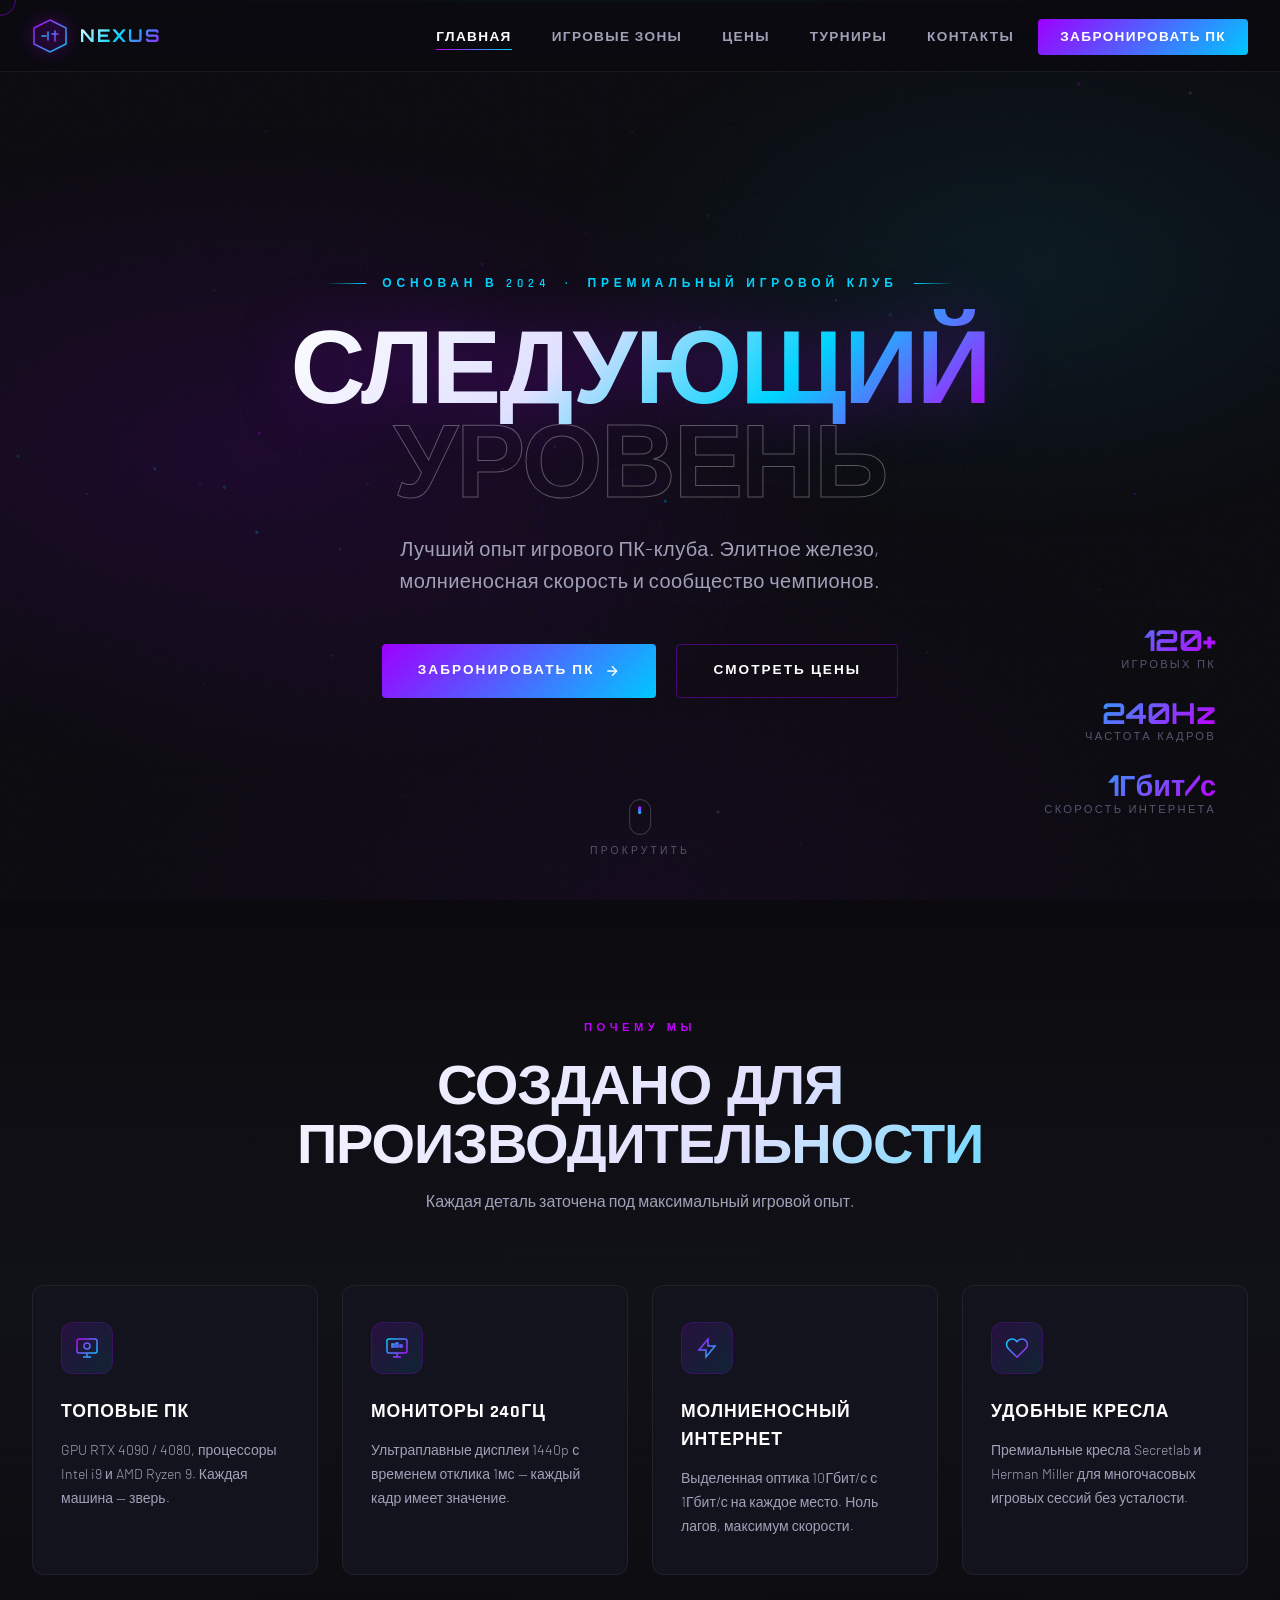
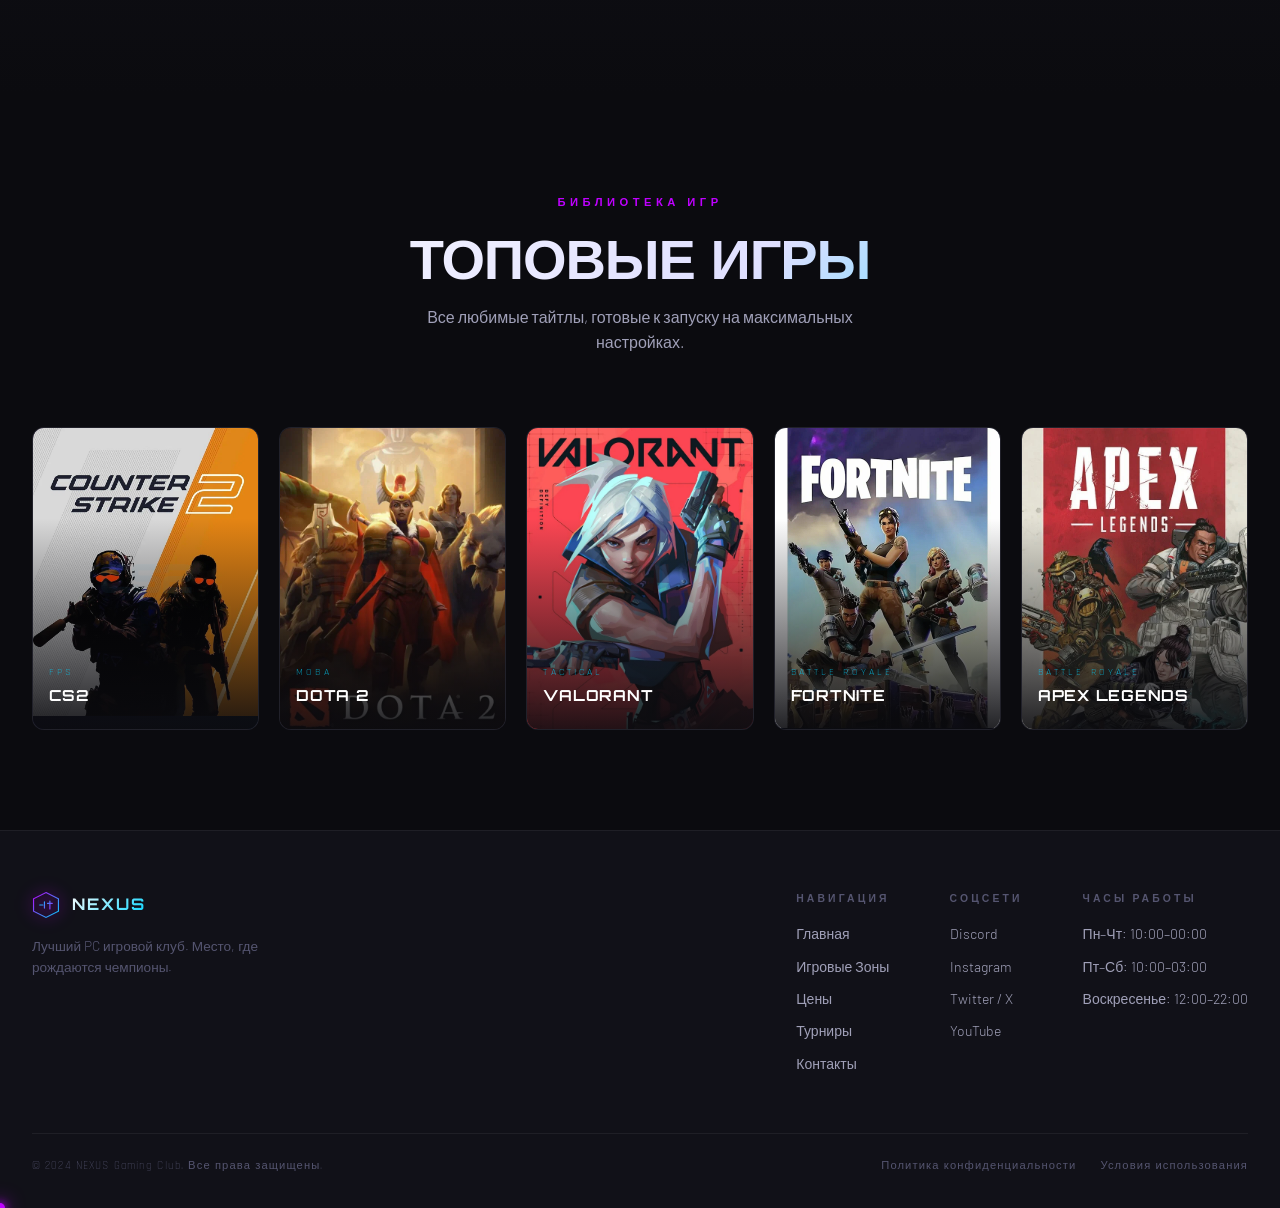
<file: index.html>
<!DOCTYPE html>
<html lang="en">
<head>
  <meta charset="UTF-8" />
  <meta name="viewport" content="width=device-width, initial-scale=1.0" />
  <title>NEXUS Gaming Club — Игры Нового Уровня</title>
  <meta name="description" content="Лучший PC игровой клуб. Топовые компьютеры, максимальная скорость, элитные турниры." />
  <link rel="stylesheet" href="styles/style.css" />
  <link rel="icon" href="data:image/svg+xml,<svg xmlns='http://www.w3.org/2000/svg' viewBox='0 0 32 32'><text y='24' font-size='24'>🎮</text></svg>" />
</head>
<body>

<canvas id="particles-canvas"></canvas>
<div class="noise-overlay"></div>
<div class="scan-line"></div>

<nav>
  <div class="nav-inner">
    <a href="index.html" class="nav-logo">
      <div class="nav-logo-icon">
        <svg viewBox="0 0 36 36" fill="none" xmlns="http://www.w3.org/2000/svg">
          <polygon points="18,2 34,10 34,26 18,34 2,26 2,10" fill="none" stroke="url(#logoGrad)" stroke-width="1.5"/>
          <path d="M10 18h4M16 14v8M20 16h6M23 13v10" stroke="url(#logoGrad2)" stroke-width="1.5" stroke-linecap="round"/>
          <defs>
            <linearGradient id="logoGrad" x1="2" y1="2" x2="34" y2="34" gradientUnits="userSpaceOnUse">
              <stop offset="0%" stop-color="#bf00ff"/>
              <stop offset="100%" stop-color="#00d4ff"/>
            </linearGradient>
            <linearGradient id="logoGrad2" x1="10" y1="13" x2="26" y2="28" gradientUnits="userSpaceOnUse">
              <stop offset="0%" stop-color="#00d4ff"/>
              <stop offset="100%" stop-color="#bf00ff"/>
            </linearGradient>
          </defs>
        </svg>
      </div>
      <span class="nav-logo-text">NEXUS</span>
    </a>

    <ul class="nav-links">
      <li><a href="index.html" class="active">Главная</a></li>
      <li><a href="pages/zones.html">Игровые Зоны</a></li>
      <li><a href="pages/prices.html">Цены</a></li>
      <li><a href="pages/tournaments.html">Турниры</a></li>
      <li><a href="pages/contact.html">Контакты</a></li>
      <li><a href="pages/prices.html" class="nav-cta"><span>Забронировать ПК</span></a></li>
    </ul>

    <button class="hamburger" aria-label="Toggle menu">
      <span></span><span></span><span></span>
    </button>
  </div>
</nav>

<div class="mobile-menu">
  <a href="index.html">Главная</a>
  <a href="pages/zones.html">Игровые Зоны</a>
  <a href="pages/prices.html">Цены</a>
  <a href="pages/tournaments.html">Турниры</a>
  <a href="pages/contact.html">Контакты</a>
</div>

<main>
  <section class="hero">
    <div class="hero-bg"></div>
    <div class="hero-grid"></div>

    <div class="hero-content">
      <div class="hero-eyebrow">Основан в 2024 &nbsp;·&nbsp; Премиальный Игровой Клуб</div>

      <h1 class="hero-title">
        <span class="hero-title-line1">Следующий</span>
        <span class="hero-title-line2">Уровень</span>
      </h1>

      <p class="hero-subtitle">Лучший опыт игрового ПК-клуба. Элитное железо, молниеносная скорость и сообщество чемпионов.</p>

      <div class="hero-buttons">
        <a href="pages/prices.html" class="btn-primary">
          <span>Забронировать ПК</span>
          <svg width="16" height="16" viewBox="0 0 24 24" fill="none" stroke="currentColor" stroke-width="2" style="position:relative;z-index:1">
            <path d="M5 12h14M12 5l7 7-7 7"/>
          </svg>
        </a>
        <a href="pages/prices.html" class="btn-secondary">
          <span>Смотреть Цены</span>
        </a>
      </div>
    </div>

    <div class="hero-stats">
      <div class="stat-item">
        <div class="stat-number" data-count="120" data-suffix="+">0+</div>
        <div class="stat-label">Игровых ПК</div>
      </div>
      <div class="stat-item">
        <div class="stat-number" data-count="240" data-suffix="Hz">0Hz</div>
        <div class="stat-label">Частота кадров</div>
      </div>
      <div class="stat-item">
        <div class="stat-number" data-count="1" data-suffix="Гбит/с">0Гбит/с</div>
        <div class="stat-label">Скорость интернета</div>
      </div>
    </div>

    <div class="hero-scroll-indicator">
      <div class="scroll-mouse"></div>
      <span>Прокрутить</span>
    </div>
  </section>

  <section class="features-section">
    <div class="container">
      <div class="section-header">
        <span class="section-tag">Почему мы</span>
        <h2 class="section-title">Создано для <br>Производительности</h2>
        <p class="section-desc">Каждая деталь заточена под максимальный игровой опыт.</p>
      </div>

      <div class="features-grid">
        <div class="feature-card">
          <div class="feature-icon">
            <svg viewBox="0 0 24 24" fill="none" stroke="url(#feat1)" stroke-width="1.5">
              <rect x="2" y="3" width="20" height="14" rx="2"/>
              <path d="M8 21h8M12 17v4"/>
              <circle cx="12" cy="10" r="3"/>
              <defs>
                <linearGradient id="feat1" x1="2" y1="3" x2="22" y2="21" gradientUnits="userSpaceOnUse">
                  <stop stop-color="#bf00ff"/><stop offset="1" stop-color="#00d4ff"/>
                </linearGradient>
              </defs>
            </svg>
          </div>
          <h3 class="feature-title">Топовые ПК</h3>
          <p class="feature-desc">GPU RTX 4090 / 4080, процессоры Intel i9 и AMD Ryzen 9. Каждая машина — зверь.</p>
        </div>

        <div class="feature-card">
          <div class="feature-icon">
            <svg viewBox="0 0 24 24" fill="none" stroke="url(#feat2)" stroke-width="1.5">
              <rect x="2" y="3" width="20" height="14" rx="2"/>
              <path d="M8 21h8M12 17v4"/>
              <path d="M7 8h2v3H7zM11 7h2v4h-2zM15 9h2v2h-2z"/>
              <defs>
                <linearGradient id="feat2" x1="2" y1="3" x2="22" y2="21" gradientUnits="userSpaceOnUse">
                  <stop stop-color="#00d4ff"/><stop offset="1" stop-color="#bf00ff"/>
                </linearGradient>
              </defs>
            </svg>
          </div>
          <h3 class="feature-title">Мониторы 240Гц</h3>
          <p class="feature-desc">Ультраплавные дисплеи 1440p с временем отклика 1мс — каждый кадр имеет значение.</p>
        </div>

        <div class="feature-card">
          <div class="feature-icon">
            <svg viewBox="0 0 24 24" fill="none" stroke="url(#feat3)" stroke-width="1.5">
              <path d="M13 10V3L4 14h7v7l9-11h-7z"/>
              <defs>
                <linearGradient id="feat3" x1="4" y1="3" x2="20" y2="21" gradientUnits="userSpaceOnUse">
                  <stop stop-color="#bf00ff"/><stop offset="1" stop-color="#00d4ff"/>
                </linearGradient>
              </defs>
            </svg>
          </div>
          <h3 class="feature-title">Молниеносный Интернет</h3>
          <p class="feature-desc">Выделенная оптика 10Гбит/с с 1Гбит/с на каждое место. Ноль лагов, максимум скорости.</p>
        </div>

        <div class="feature-card">
          <div class="feature-icon">
            <svg viewBox="0 0 24 24" fill="none" stroke="url(#feat4)" stroke-width="1.5">
              <path d="M20.84 4.61a5.5 5.5 0 0 0-7.78 0L12 5.67l-1.06-1.06a5.5 5.5 0 0 0-7.78 7.78l1.06 1.06L12 21.23l7.78-7.78 1.06-1.06a5.5 5.5 0 0 0 0-7.78z"/>
              <defs>
                <linearGradient id="feat4" x1="2" y1="4" x2="22" y2="22" gradientUnits="userSpaceOnUse">
                  <stop stop-color="#00d4ff"/><stop offset="1" stop-color="#bf00ff"/>
                </linearGradient>
              </defs>
            </svg>
          </div>
          <h3 class="feature-title">Удобные Кресла</h3>
          <p class="feature-desc">Премиальные кресла Secretlab и Herman Miller для многочасовых игровых сессий без усталости.</p>
        </div>
      </div>
    </div>
  </section>

  <section class="games-section">
    <div class="container">
      <div class="section-header">
        <span class="section-tag">Библиотека игр</span>
        <h2 class="section-title">Топовые Игры</h2>
        <p class="section-desc">Все любимые тайтлы, готовые к запуску на максимальных настройках.</p>
      </div>

      <div class="games-grid">
        <div class="game-card">
          <div class="game-card-bg cs2-bg">
            <div class="game-logo-placeholder">CS2</div>
            <img style="max-width: 100%;" src="img/cs2.webp" alt="cs">
          </div>
          <div class="game-card-glow"></div>
          <div class="game-card-overlay"></div>
          <div class="game-card-content">
            <span class="game-tag">FPS</span>
            <div class="game-name">CS2</div>
          </div>
          <div class="game-accent-line cs2-accent"></div>
        </div>

        <div class="game-card">
          <div class="game-card-bg dota-bg">
            <div class="game-logo-placeholder">DOTA</div>
            <img style="max-width: 100%;" src="img/dota 2.webp" alt="dota">
          </div>
          <div class="game-card-glow"></div>
          <div class="game-card-overlay"></div>
          <div class="game-card-content">
            <span class="game-tag">MOBA</span>
            <div class="game-name">Dota 2</div>
          </div>
          <div class="game-accent-line dota-accent"></div>
        </div>

        <div class="game-card">
          <div class="game-card-bg valorant-bg">
            <div class="game-logo-placeholder">VAL</div>
            <img style="max-width: 100%;" src="img/valorant.webp" alt="val">
          </div>
          <div class="game-card-glow"></div>
          <div class="game-card-overlay"></div>
          <div class="game-card-content">
            <span class="game-tag">Tactical</span>
            <div class="game-name">Valorant</div>
          </div>
          <div class="game-accent-line valorant-accent"></div>
        </div>

        <div class="game-card">
          <div class="game-card-bg fortnite-bg">
            <div class="game-logo-placeholder">FN</div>
            <img style="max-width: 100%;" src="img/fortnite.webp" alt="fn">
          </div>
          <div class="game-card-glow"></div>
          <div class="game-card-overlay"></div>
          <div class="game-card-content">
            <span class="game-tag">Battle Royale</span>
            <div class="game-name">Fortnite</div>
          </div>
          <div class="game-accent-line fortnite-accent"></div>
        </div>

        <div class="game-card">
          <div class="game-card-bg apex-bg">
            <div class="game-logo-placeholder">APEX</div>
            <img style="max-width: 100%;" src="img/apex.webp" alt="apex">
          </div>
          <div class="game-card-glow"></div>
          <div class="game-card-overlay"></div>
          <div class="game-card-content">
            <span class="game-tag">Battle Royale</span>
            <div class="game-name">Apex Legends</div>
          </div>
          <div class="game-accent-line apex-accent"></div>
        </div>
      </div>
    </div>
  </section>
</main>

<footer>
  <div class="footer-inner">
    <div class="footer-top">
      <div class="footer-logo-area">
        <a href="index.html" class="footer-logo">
          <div class="nav-logo-icon" style="width:28px;height:28px">
            <svg viewBox="0 0 36 36" fill="none" xmlns="http://www.w3.org/2000/svg">
              <polygon points="18,2 34,10 34,26 18,34 2,26 2,10" fill="none" stroke="url(#fLogoG)" stroke-width="1.5"/>
              <path d="M10 18h4M16 14v8M20 16h6M23 13v10" stroke="url(#fLogoG2)" stroke-width="1.5" stroke-linecap="round"/>
              <defs>
                <linearGradient id="fLogoG" x1="2" y1="2" x2="34" y2="34" gradientUnits="userSpaceOnUse">
                  <stop offset="0%" stop-color="#bf00ff"/><stop offset="100%" stop-color="#00d4ff"/>
                </linearGradient>
                <linearGradient id="fLogoG2" x1="10" y1="13" x2="26" y2="28" gradientUnits="userSpaceOnUse">
                  <stop offset="0%" stop-color="#00d4ff"/><stop offset="100%" stop-color="#bf00ff"/>
                </linearGradient>
              </defs>
            </svg>
          </div>
          <span class="footer-logo-text">NEXUS</span>
        </a>
        <p class="footer-tagline">Лучший PC игровой клуб. Место, где рождаются чемпионы.</p>
      </div>

      <div class="footer-nav-groups">
        <div class="footer-nav-group">
          <h5>Навигация</h5>
          <a href="index.html">Главная</a>
          <a href="pages/zones.html">Игровые Зоны</a>
          <a href="pages/prices.html">Цены</a>
          <a href="pages/tournaments.html">Турниры</a>
          <a href="pages/contact.html">Контакты</a>
        </div>
        <div class="footer-nav-group">
          <h5>Соцсети</h5>
          <a href="#">Discord</a>
          <a href="#">Instagram</a>
          <a href="#">Twitter / X</a>
          <a href="#">YouTube</a>
        </div>
        <div class="footer-nav-group">
          <h5>Часы работы</h5>
          <a href="#">Пн–Чт: 10:00–00:00</a>
          <a href="#">Пт–Сб: 10:00–03:00</a>
          <a href="#">Воскресенье: 12:00–22:00</a>
        </div>
      </div>
    </div>

    <div class="footer-bottom">
      <span class="footer-copyright">© 2024 NEXUS Gaming Club. Все права защищены.</span>
      <div class="footer-bottom-links">
        <a href="#">Политика конфиденциальности</a>
        <a href="#">Условия использования</a>
      </div>
    </div>
  </div>
</footer>

<script src="scripts/main.js"></script>
</body>
</html>
</file>
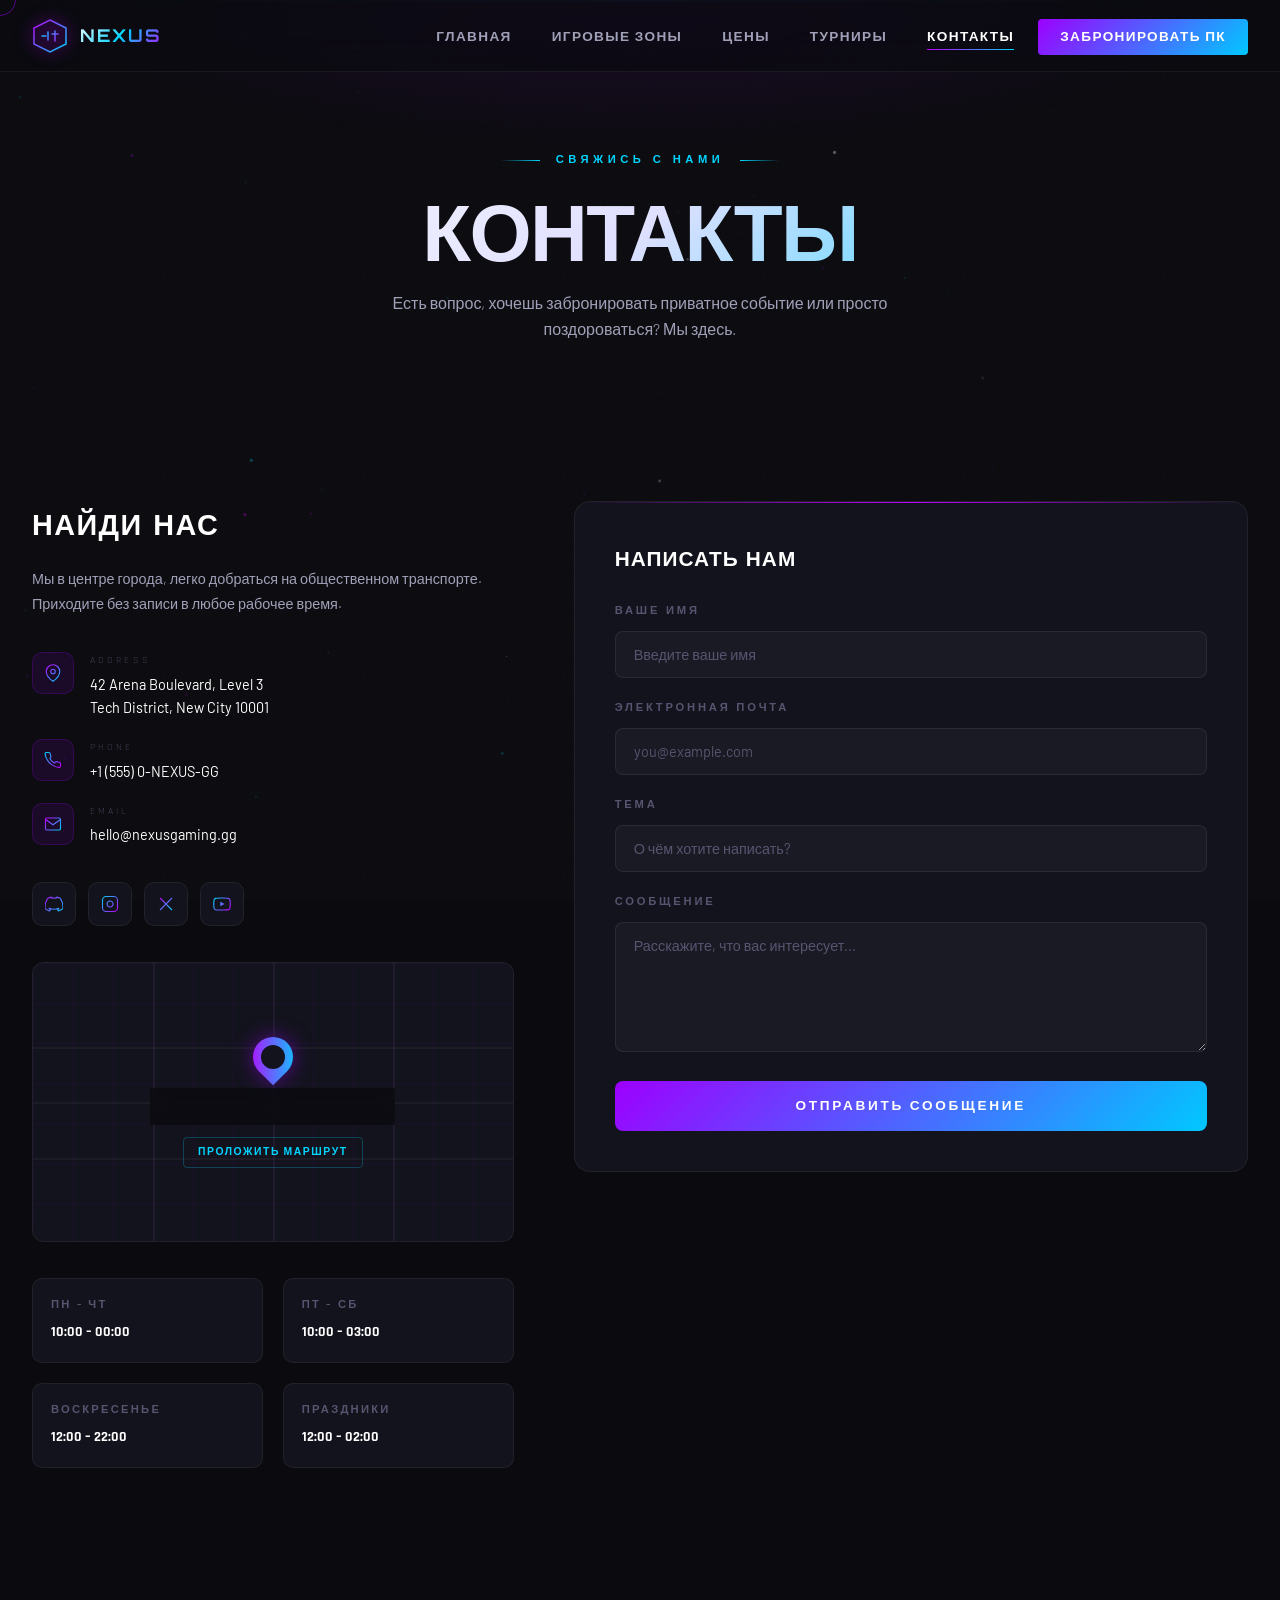
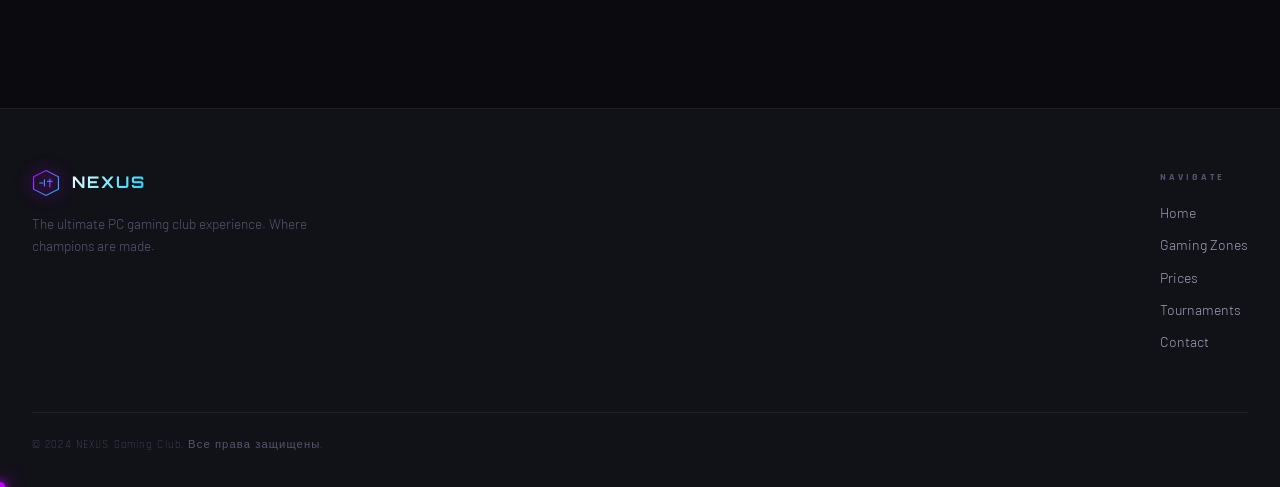
<file: pages/contact.html>
<!DOCTYPE html>
<html lang="en">
<head>
  <meta charset="UTF-8" />
  <meta name="viewport" content="width=device-width, initial-scale=1.0" />
  <title>Контакты — NEXUS Gaming Club</title>
  <meta name="description" content="Get in touch with NEXUS Gaming Club. Visit us, call us, or join our Discord community." />
  <link rel="stylesheet" href="../styles/style.css" />
  <link rel="icon" href="data:image/svg+xml,<svg xmlns='http://www.w3.org/2000/svg' viewBox='0 0 32 32'><text y='24' font-size='24'>🎮</text></svg>" />
  <style>
    .hours-grid {
      display: grid;
      grid-template-columns: repeat(2, 1fr);
      gap: 20px;
      margin-top: 36px;
    }
    .hours-card {
      background: var(--bg-card);
      border: 1px solid var(--glass-border);
      border-radius: 10px;
      padding: 18px;
    }
    .hours-day {
      font-family: var(--font-heading);
      font-size: 0.7rem;
      font-weight: 600;
      letter-spacing: 0.2em;
      text-transform: uppercase;
      color: var(--text-muted);
      margin-bottom: 6px;
    }
    .hours-time {
      font-family: var(--font-heading);
      font-size: 0.9rem;
      font-weight: 700;
      color: var(--text-primary);
    }
    .contact-section-wrapper {
      padding: 40px 0 120px;
    }
    .full-map {
      width: 100%;
      height: 280px;
      background: var(--bg-card);
      border: 1px solid var(--glass-border);
      border-radius: 12px;
      overflow: hidden;
      position: relative;
      margin-top: 20px;
    }
    .map-canvas {
      width: 100%;
      height: 100%;
      position: relative;
    }
    .map-grid-lines {
      position: absolute;
      inset: 0;
      background-image:
        linear-gradient(rgba(157, 0, 255, 0.06) 1px, transparent 1px),
        linear-gradient(90deg, rgba(157, 0, 255, 0.06) 1px, transparent 1px);
      background-size: 40px 40px;
    }
    .map-roads {
      position: absolute;
      inset: 0;
    }
    .map-label {
      position: absolute;
      inset: 0;
      display: flex;
      align-items: center;
      justify-content: center;
      flex-direction: column;
      gap: 12px;
    }
    .map-pin {
      width: 40px;
      height: 40px;
      background: linear-gradient(135deg, var(--neon-purple), var(--neon-blue));
      border-radius: 50% 50% 50% 0;
      transform: rotate(-45deg);
      position: relative;
      box-shadow: 0 0 20px rgba(157, 0, 255, 0.5);
      animation: pinBounce 2s ease-in-out infinite;
    }
    .map-pin::before {
      content: '';
      position: absolute;
      inset: 8px;
      background: var(--bg-card);
      border-radius: 50%;
    }
    @keyframes pinBounce {
      0%, 100% { transform: rotate(-45deg) translateY(0); }
      50% { transform: rotate(-45deg) translateY(-5px); }
    }
    .map-address-tag {
      font-family: var(--font-heading);
      font-size: 0.7rem;
      font-weight: 600;
      letter-spacing: 0.1em;
      color: var(--text-primary);
      background: rgba(11, 11, 15, 0.8);
      backdrop-filter: blur(10px);
      border: 1px solid var(--border-dim);
      border-radius: 6px;
      padding: 8px 16px;
    }
    .map-directions-btn {
      font-family: var(--font-heading);
      font-size: 0.65rem;
      font-weight: 600;
      letter-spacing: 0.15em;
      text-transform: uppercase;
      color: var(--neon-blue);
      text-decoration: none;
      border: 1px solid rgba(0,212,255,0.25);
      border-radius: 4px;
      padding: 6px 14px;
      transition: all 0.3s ease;
    }
    .map-directions-btn:hover {
      background: rgba(0,212,255,0.08);
      border-color: rgba(0,212,255,0.5);
    }
    .map-decorations {
      position: absolute;
      inset: 0;
      overflow: hidden;
    }
    .map-road-h {
      position: absolute;
      left: 0;
      right: 0;
      height: 2px;
      background: rgba(255,255,255,0.04);
    }
    .map-road-v {
      position: absolute;
      top: 0;
      bottom: 0;
      width: 2px;
      background: rgba(255,255,255,0.04);
    }
    .success-message {
      display: none;
      text-align: center;
      padding: 20px;
      color: #00ff88;
      font-family: var(--font-heading);
      font-size: 0.9rem;
      letter-spacing: 0.1em;
    }
    .success-message.show {
      display: block;
    }
    @media (max-width: 600px) {
      .hours-grid { grid-template-columns: 1fr; }
    }
  </style>
</head>
<body>

<canvas id="particles-canvas"></canvas>
<div class="noise-overlay"></div>
<div class="scan-line"></div>

<nav>
  <div class="nav-inner">
    <a href="../index.html" class="nav-logo">
      <div class="nav-logo-icon">
        <svg viewBox="0 0 36 36" fill="none" xmlns="http://www.w3.org/2000/svg">
          <polygon points="18,2 34,10 34,26 18,34 2,26 2,10" fill="none" stroke="url(#logoGrad)" stroke-width="1.5"/>
          <path d="M10 18h4M16 14v8M20 16h6M23 13v10" stroke="url(#logoGrad2)" stroke-width="1.5" stroke-linecap="round"/>
          <defs>
            <linearGradient id="logoGrad" x1="2" y1="2" x2="34" y2="34" gradientUnits="userSpaceOnUse">
              <stop offset="0%" stop-color="#bf00ff"/><stop offset="100%" stop-color="#00d4ff"/>
            </linearGradient>
            <linearGradient id="logoGrad2" x1="10" y1="13" x2="26" y2="28" gradientUnits="userSpaceOnUse">
              <stop offset="0%" stop-color="#00d4ff"/><stop offset="100%" stop-color="#bf00ff"/>
            </linearGradient>
          </defs>
        </svg>
      </div>
      <span class="nav-logo-text">NEXUS</span>
    </a>
    <ul class="nav-links">
      <li><a href="../index.html">Главная</a></li>
      <li><a href="zones.html">Игровые Зоны</a></li>
      <li><a href="prices.html">Цены</a></li>
      <li><a href="tournaments.html">Турниры</a></li>
      <li><a href="contact.html" class="active">Контакты</a></li>
      <li><a href="prices.html" class="nav-cta"><span>Забронировать ПК</span></a></li>
    </ul>
    <button class="hamburger" aria-label="Toggle menu"><span></span><span></span><span></span></button>
  </div>
</nav>

<div class="mobile-menu">
  <a href="../index.html">Главная</a>
  <a href="zones.html">Игровые Зоны</a>
  <a href="prices.html">Цены</a>
  <a href="tournaments.html">Турниры</a>
  <a href="contact.html">Контакты</a>
</div>

<main>
  <section class="page-hero">
    <div class="page-hero-content container">
      <div class="page-hero-eyebrow">Свяжись с нами</div>
      <h1 class="page-hero-title">Контакты</h1>
      <p class="page-hero-desc">Есть вопрос, хочешь забронировать приватное событие или просто поздороваться? Мы здесь.</p>
    </div>
  </section>

  <section class="contact-section-wrapper">
    <div class="container">
      <div class="contact-section">
        <div class="contact-layout">

          <div class="contact-info">
            <h3>Найди нас</h3>
            <p>Мы в центре города, легко добраться на общественном транспорте. Приходите без записи в любое рабочее время.</p>

            <div class="contact-details">
              <div class="contact-detail">
                <div class="contact-detail-icon">
                  <svg viewBox="0 0 24 24" fill="none" stroke="url(#ic1)" stroke-width="1.5">
                    <path d="M21 10c0 7-9 13-9 13s-9-6-9-13a9 9 0 0 1 18 0z"/>
                    <circle cx="12" cy="10" r="3"/>
                    <defs><linearGradient id="ic1" x1="3" y1="1" x2="21" y2="23" gradientUnits="userSpaceOnUse"><stop stop-color="#bf00ff"/><stop offset="1" stop-color="#00d4ff"/></linearGradient></defs>
                  </svg>
                </div>
                <div>
                  <div class="contact-detail-label">Address</div>
                  <div class="contact-detail-value">42 Arena Boulevard, Level 3<br>Tech District, New City 10001</div>
                </div>
              </div>

              <div class="contact-detail">
                <div class="contact-detail-icon">
                  <svg viewBox="0 0 24 24" fill="none" stroke="url(#ic2)" stroke-width="1.5">
                    <path d="M22 16.92v3a2 2 0 0 1-2.18 2 19.79 19.79 0 0 1-8.63-3.07A19.5 19.5 0 0 1 4.44 12 19.79 19.79 0 0 1 1.38 3.4 2 2 0 0 1 3.34 2h3a2 2 0 0 1 2 1.72c.127.96.36 1.903.7 2.81a2 2 0 0 1-.45 2.11L7.91 9.91a16 16 0 0 0 6.16 6.16l1.27-1.27a2 2 0 0 1 2.11-.45c.907.34 1.85.574 2.81.7A2 2 0 0 1 22 16.92z"/>
                    <defs><linearGradient id="ic2" x1="1" y1="2" x2="22" y2="22" gradientUnits="userSpaceOnUse"><stop stop-color="#00d4ff"/><stop offset="1" stop-color="#bf00ff"/></linearGradient></defs>
                  </svg>
                </div>
                <div>
                  <div class="contact-detail-label">Phone</div>
                  <div class="contact-detail-value">+1 (555) 0-NEXUS-GG</div>
                </div>
              </div>

              <div class="contact-detail">
                <div class="contact-detail-icon">
                  <svg viewBox="0 0 24 24" fill="none" stroke="url(#ic3)" stroke-width="1.5">
                    <path d="M4 4h16c1.1 0 2 .9 2 2v12c0 1.1-.9 2-2 2H4c-1.1 0-2-.9-2-2V6c0-1.1.9-2 2-2z"/>
                    <polyline points="22,6 12,13 2,6"/>
                    <defs><linearGradient id="ic3" x1="2" y1="4" x2="22" y2="20" gradientUnits="userSpaceOnUse"><stop stop-color="#bf00ff"/><stop offset="1" stop-color="#00d4ff"/></linearGradient></defs>
                  </svg>
                </div>
                <div>
                  <div class="contact-detail-label">Email</div>
                  <div class="contact-detail-value">hello@nexusgaming.gg</div>
                </div>
              </div>
            </div>

            <div class="social-links">
              <a href="#" class="social-link" title="Discord">
                <svg viewBox="0 0 24 24" fill="none" stroke="url(#s1)" stroke-width="1.5">
                  <path d="M20.317 4.37a19.791 19.791 0 0 0-4.885-1.515.074.074 0 0 0-.079.037c-.21.375-.444.864-.608 1.25a18.27 18.27 0 0 0-5.487 0 12.64 12.64 0 0 0-.617-1.25.077.077 0 0 0-.079-.037A19.736 19.736 0 0 0 3.677 4.37a.07.07 0 0 0-.032.027C.533 9.046-.32 13.58.099 18.057a.082.082 0 0 0 .031.057 19.9 19.9 0 0 0 5.993 3.03.078.078 0 0 0 .084-.028c.462-.63.874-1.295 1.226-1.994a.076.076 0 0 0-.041-.106 13.107 13.107 0 0 1-1.872-.892.077.077 0 0 1-.008-.128 10.2 10.2 0 0 0 .372-.292.074.074 0 0 1 .077-.01c3.928 1.793 8.18 1.793 12.062 0a.074.074 0 0 1 .078.01c.12.098.246.198.373.292a.077.077 0 0 1-.006.127 12.299 12.299 0 0 1-1.873.892.077.077 0 0 0-.041.107c.36.698.772 1.362 1.225 1.993a.076.076 0 0 0 .084.028 19.839 19.839 0 0 0 6.002-3.03.077.077 0 0 0 .032-.054c.5-5.177-.838-9.674-3.549-13.66a.061.061 0 0 0-.031-.03z"/>
                  <defs><linearGradient id="s1" x1="0" y1="0" x2="24" y2="24" gradientUnits="userSpaceOnUse"><stop stop-color="#bf00ff"/><stop offset="1" stop-color="#00d4ff"/></linearGradient></defs>
                </svg>
              </a>
              <a href="#" class="social-link" title="Instagram">
                <svg viewBox="0 0 24 24" fill="none" stroke="url(#s2)" stroke-width="1.5">
                  <rect x="2" y="2" width="20" height="20" rx="5" ry="5"/>
                  <path d="M16 11.37A4 4 0 1 1 12.63 8 4 4 0 0 1 16 11.37z"/>
                  <line x1="17.5" y1="6.5" x2="17.51" y2="6.5"/>
                  <defs><linearGradient id="s2" x1="2" y1="2" x2="22" y2="22" gradientUnits="userSpaceOnUse"><stop stop-color="#00d4ff"/><stop offset="1" stop-color="#bf00ff"/></linearGradient></defs>
                </svg>
              </a>
              <a href="#" class="social-link" title="Twitter / X">
                <svg viewBox="0 0 24 24" fill="none" stroke="url(#s3)" stroke-width="1.5">
                  <path d="M4 4l16 16M4 20 20 4"/>
                  <defs><linearGradient id="s3" x1="4" y1="4" x2="20" y2="20" gradientUnits="userSpaceOnUse"><stop stop-color="#bf00ff"/><stop offset="1" stop-color="#00d4ff"/></linearGradient></defs>
                </svg>
              </a>
              <a href="#" class="social-link" title="YouTube">
                <svg viewBox="0 0 24 24" fill="none" stroke="url(#s4)" stroke-width="1.5">
                  <path d="M22.54 6.42a2.78 2.78 0 0 0-1.95-1.96C18.88 4 12 4 12 4s-6.88 0-8.59.46a2.78 2.78 0 0 0-1.95 1.96A29 29 0 0 0 1 12a29 29 0 0 0 .46 5.58A2.78 2.78 0 0 0 3.41 19.6C5.12 20 12 20 12 20s6.88 0 8.59-.46a2.78 2.78 0 0 0 1.96-1.95A29 29 0 0 0 23 12a29 29 0 0 0-.46-5.58z"/>
                  <polygon points="9.75 15.02 15.5 12 9.75 8.98 9.75 15.02" stroke="none" fill="url(#s4)"/>
                  <defs><linearGradient id="s4" x1="1" y1="4" x2="23" y2="20" gradientUnits="userSpaceOnUse"><stop stop-color="#00d4ff"/><stop offset="1" stop-color="#bf00ff"/></linearGradient></defs>
                </svg>
              </a>
            </div>

            <div class="full-map">
              <div class="map-canvas">
                <div class="map-grid-lines"></div>
                <div class="map-decorations">
                  <div class="map-road-h" style="top:30%"></div>
                  <div class="map-road-h" style="top:50%"></div>
                  <div class="map-road-h" style="top:70%"></div>
                  <div class="map-road-v" style="left:25%"></div>
                  <div class="map-road-v" style="left:50%"></div>
                  <div class="map-road-v" style="left:75%"></div>
                </div>
                <div class="map-label">
                  <div class="map-pin"></div>
                  <div class="map-address-tag">ул. Арена, 42 — NEXUS Gaming Club</div>
                  <a href="#" class="map-directions-btn">Проложить маршрут</a>
                </div>
              </div>
            </div>

            <div class="hours-grid">
              <div class="hours-card">
                <div class="hours-day">Пн – Чт</div>
                <div class="hours-time">10:00 – 00:00</div>
              </div>
              <div class="hours-card">
                <div class="hours-day">Пт – Сб</div>
                <div class="hours-time">10:00 – 03:00</div>
              </div>
              <div class="hours-card">
                <div class="hours-day">Воскресенье</div>
                <div class="hours-time">12:00 – 22:00</div>
              </div>
              <div class="hours-card">
                <div class="hours-day">Праздники</div>
                <div class="hours-time">12:00 – 02:00</div>
              </div>
            </div>
          </div>

          <div class="contact-form">
            <h3 class="form-title">Написать нам</h3>
            <form id="contactForm" novalidate>
              <div class="form-group">
                <label class="form-label" for="name">Ваше Имя</label>
                <input class="form-input" type="text" id="name" name="name" placeholder="Введите ваше имя" required />
              </div>
              <div class="form-group">
                <label class="form-label" for="email">Электронная Почта</label>
                <input class="form-input" type="email" id="email" name="email" placeholder="you@example.com" required />
              </div>
              <div class="form-group">
                <label class="form-label" for="subject">Тема</label>
                <input class="form-input" type="text" id="subject" name="subject" placeholder="О чём хотите написать?" />
              </div>
              <div class="form-group">
                <label class="form-label" for="message">Сообщение</label>
                <textarea class="form-input" id="message" name="message" placeholder="Расскажите, что вас интересует..." required></textarea>
              </div>
              <button type="submit" class="form-submit"><span>Отправить Сообщение</span></button>
              <div class="success-message" id="successMsg">
                ✓ Сообщение отправлено! Мы ответим в течение 24 часов.
              </div>
            </form>
          </div>

        </div>
      </div>
    </div>
  </section>
</main>

<footer>
  <div class="footer-inner">
    <div class="footer-top">
      <div class="footer-logo-area">
        <a href="../index.html" class="footer-logo">
          <div class="nav-logo-icon" style="width:28px;height:28px">
            <svg viewBox="0 0 36 36" fill="none" xmlns="http://www.w3.org/2000/svg">
              <polygon points="18,2 34,10 34,26 18,34 2,26 2,10" fill="none" stroke="url(#fLogoG)" stroke-width="1.5"/>
              <path d="M10 18h4M16 14v8M20 16h6M23 13v10" stroke="url(#fLogoG2)" stroke-width="1.5" stroke-linecap="round"/>
              <defs>
                <linearGradient id="fLogoG" x1="2" y1="2" x2="34" y2="34" gradientUnits="userSpaceOnUse"><stop offset="0%" stop-color="#bf00ff"/><stop offset="100%" stop-color="#00d4ff"/></linearGradient>
                <linearGradient id="fLogoG2" x1="10" y1="13" x2="26" y2="28" gradientUnits="userSpaceOnUse"><stop offset="0%" stop-color="#00d4ff"/><stop offset="100%" stop-color="#bf00ff"/></linearGradient>
              </defs>
            </svg>
          </div>
          <span class="footer-logo-text">NEXUS</span>
        </a>
        <p class="footer-tagline">The ultimate PC gaming club experience. Where champions are made.</p>
      </div>
      <div class="footer-nav-groups">
        <div class="footer-nav-group">
          <h5>Navigate</h5>
          <a href="../index.html">Home</a>
          <a href="zones.html">Gaming Zones</a>
          <a href="prices.html">Prices</a>
          <a href="tournaments.html">Tournaments</a>
          <a href="contact.html">Contact</a>
        </div>
      </div>
    </div>
    <div class="footer-bottom">
      <span class="footer-copyright">© 2024 NEXUS Gaming Club. Все права защищены.</span>
    </div>
  </div>
</footer>

<script src="../scripts/main.js"></script>
<script>
  const form = document.getElementById('contactForm');
  form.addEventListener('submit', (e) => {
    e.preventDefault();
    const btn = form.querySelector('.form-submit');
    const successMsg = document.getElementById('successMsg');
    btn.querySelector('span').textContent = 'Отправляем...';
    btn.style.opacity = '0.7';
    setTimeout(() => {
      btn.style.display = 'none';
      successMsg.classList.add('show');
      form.reset();
    }, 1200);
  });
</script>
</body>
</html>
</file>
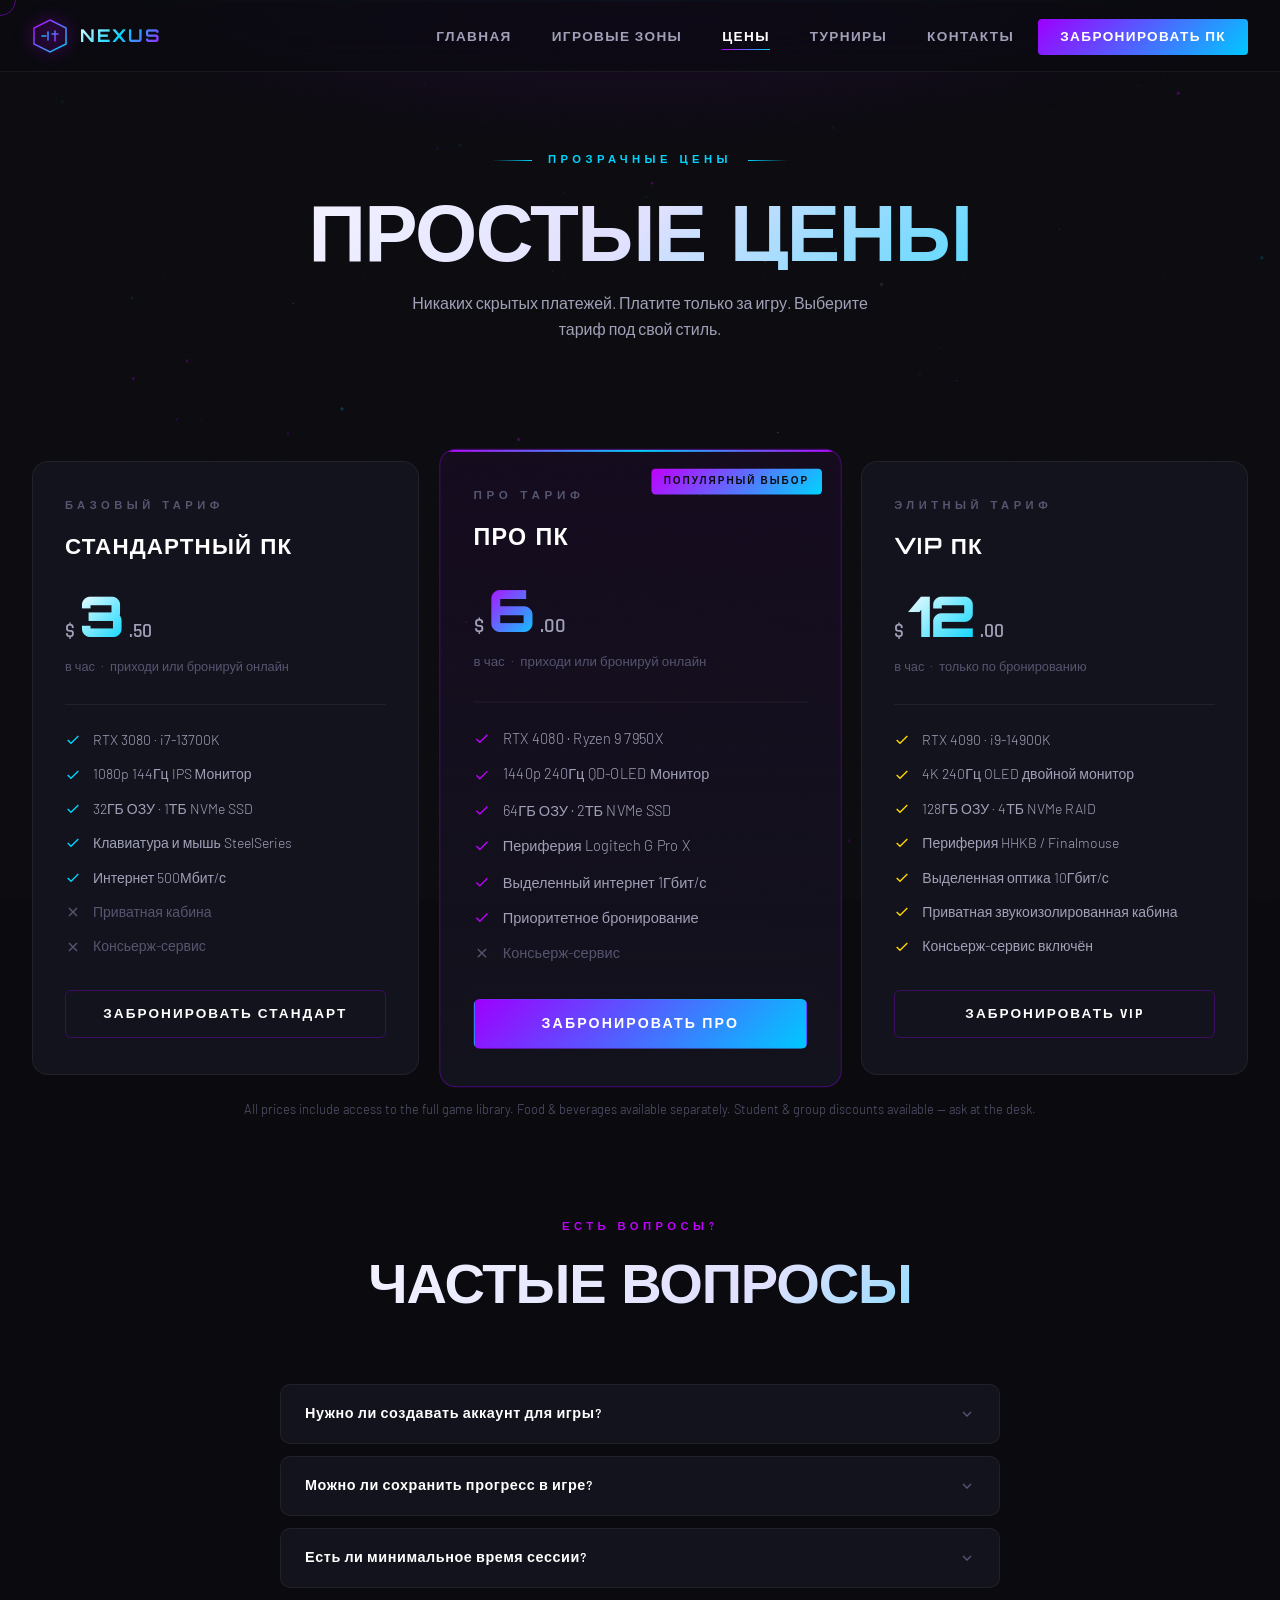
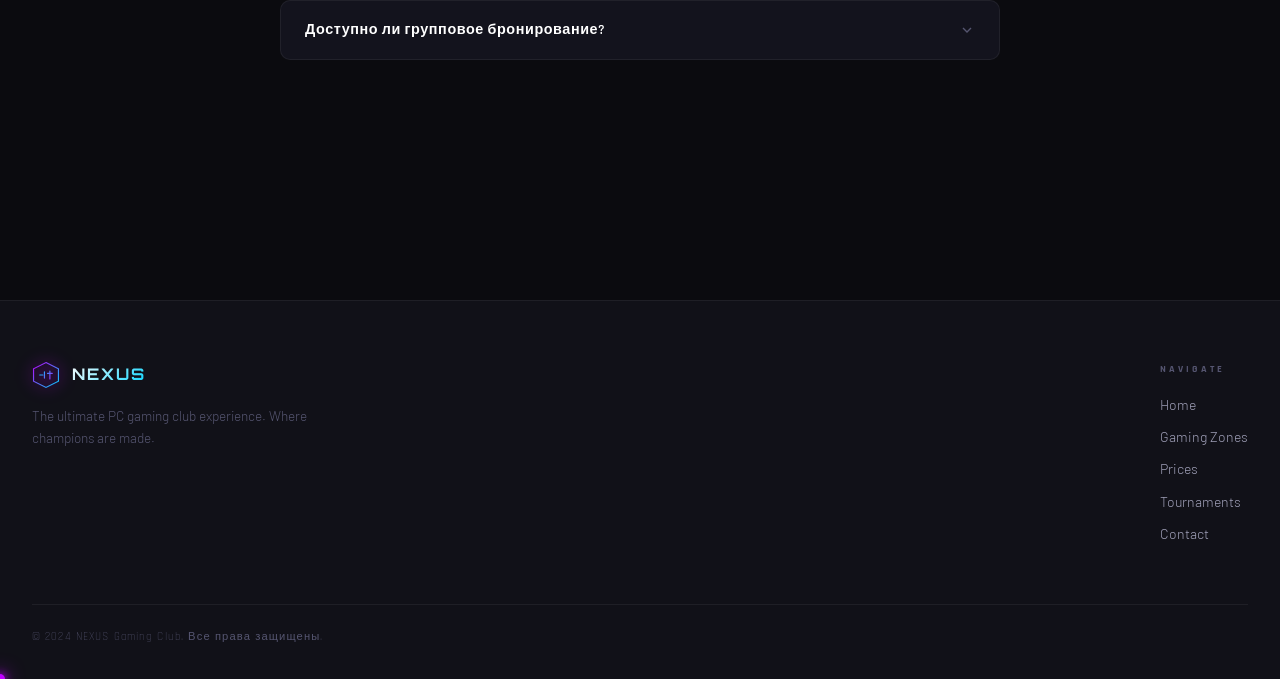
<file: pages/prices.html>
<!DOCTYPE html>
<html lang="en">
<head>
  <meta charset="UTF-8" />
  <meta name="viewport" content="width=device-width, initial-scale=1.0" />
  <title>Цены — NEXUS Gaming Club</title>
  <meta name="description" content="Transparent pricing for every budget. Standard, Pro, and VIP gaming sessions." />
  <link rel="stylesheet" href="../styles/style.css" />
  <link rel="icon" href="data:image/svg+xml,<svg xmlns='http://www.w3.org/2000/svg' viewBox='0 0 32 32'><text y='24' font-size='24'>🎮</text></svg>" />
  <style>
    .pricing-note {
      text-align: center;
      font-size: 0.8rem;
      color: var(--text-muted);
      margin-top: 24px;
    }
    .bundle-section {
      margin-top: 100px;
    }
    .bundle-grid {
      display: grid;
      grid-template-columns: repeat(3, 1fr);
      gap: 20px;
    }
    .bundle-card {
      background: var(--bg-card);
      border: 1px solid var(--glass-border);
      border-radius: 12px;
      padding: 24px;
      transition: all 0.3s ease;
      opacity: 0;
      transform: translateY(30px);
    }
    .bundle-card.revealed {
      opacity: 1;
      transform: translateY(0);
    }
    .bundle-card:hover {
      border-color: var(--border-glow);
      transform: translateY(-4px);
    }
    .bundle-header {
      display: flex;
      align-items: center;
      justify-content: space-between;
      margin-bottom: 16px;
    }
    .bundle-name {
      font-family: var(--font-heading);
      font-size: 0.9rem;
      font-weight: 700;
      letter-spacing: 0.08em;
      text-transform: uppercase;
      color: var(--text-primary);
    }
    .bundle-tag {
      font-family: var(--font-heading);
      font-size: 0.6rem;
      font-weight: 600;
      letter-spacing: 0.2em;
      text-transform: uppercase;
      color: var(--neon-purple);
      border: 1px solid rgba(157,0,255,0.25);
      background: rgba(157,0,255,0.06);
      border-radius: 4px;
      padding: 3px 8px;
    }
    .bundle-price {
      font-family: var(--font-display);
      font-size: 2rem;
      font-weight: 700;
      color: var(--text-primary);
      margin-bottom: 4px;
    }
    .bundle-desc {
      font-size: 0.8rem;
      color: var(--text-muted);
      margin-bottom: 16px;
    }
    .bundle-btn {
      width: 100%;
      font-family: var(--font-heading);
      font-size: 0.75rem;
      font-weight: 700;
      letter-spacing: 0.15em;
      text-transform: uppercase;
      color: var(--neon-blue);
      background: transparent;
      border: 1px solid rgba(0, 212, 255, 0.2);
      border-radius: 6px;
      padding: 10px;
      cursor: pointer;
      transition: all 0.3s ease;
    }
    .bundle-btn:hover {
      border-color: rgba(0, 212, 255, 0.6);
      background: rgba(0, 212, 255, 0.05);
    }
    .faq-section {
      margin-top: 100px;
      padding-bottom: 120px;
    }
    .faq-list {
      max-width: 720px;
      margin: 0 auto;
      display: flex;
      flex-direction: column;
      gap: 12px;
    }
    .faq-item {
      background: var(--bg-card);
      border: 1px solid var(--glass-border);
      border-radius: 10px;
      overflow: hidden;
    }
    .faq-question {
      width: 100%;
      display: flex;
      align-items: center;
      justify-content: space-between;
      padding: 20px 24px;
      font-family: var(--font-heading);
      font-size: 0.9rem;
      font-weight: 600;
      letter-spacing: 0.04em;
      color: var(--text-primary);
      background: none;
      border: none;
      cursor: pointer;
      text-align: left;
      transition: color 0.3s ease;
    }
    .faq-question:hover {
      color: var(--neon-blue);
    }
    .faq-chevron {
      width: 16px;
      height: 16px;
      flex-shrink: 0;
      transition: transform 0.3s ease;
      color: var(--text-muted);
    }
    .faq-item.open .faq-chevron {
      transform: rotate(180deg);
      color: var(--neon-purple);
    }
    .faq-answer {
      max-height: 0;
      overflow: hidden;
      transition: max-height 0.3s ease, padding 0.3s ease;
    }
    .faq-item.open .faq-answer {
      max-height: 200px;
    }
    .faq-answer-inner {
      padding: 0 24px 20px;
      font-size: 0.875rem;
      color: var(--text-secondary);
      line-height: 1.7;
      border-top: 1px solid var(--glass-border);
      padding-top: 16px;
    }
    @media (max-width: 768px) {
      .bundle-grid { grid-template-columns: 1fr; }
    }
  </style>
</head>
<body>

<canvas id="particles-canvas"></canvas>
<div class="noise-overlay"></div>
<div class="scan-line"></div>

<nav>
  <div class="nav-inner">
    <a href="../index.html" class="nav-logo">
      <div class="nav-logo-icon">
        <svg viewBox="0 0 36 36" fill="none" xmlns="http://www.w3.org/2000/svg">
          <polygon points="18,2 34,10 34,26 18,34 2,26 2,10" fill="none" stroke="url(#logoGrad)" stroke-width="1.5"/>
          <path d="M10 18h4M16 14v8M20 16h6M23 13v10" stroke="url(#logoGrad2)" stroke-width="1.5" stroke-linecap="round"/>
          <defs>
            <linearGradient id="logoGrad" x1="2" y1="2" x2="34" y2="34" gradientUnits="userSpaceOnUse">
              <stop offset="0%" stop-color="#bf00ff"/><stop offset="100%" stop-color="#00d4ff"/>
            </linearGradient>
            <linearGradient id="logoGrad2" x1="10" y1="13" x2="26" y2="28" gradientUnits="userSpaceOnUse">
              <stop offset="0%" stop-color="#00d4ff"/><stop offset="100%" stop-color="#bf00ff"/>
            </linearGradient>
          </defs>
        </svg>
      </div>
      <span class="nav-logo-text">NEXUS</span>
    </a>

    <ul class="nav-links">
      <li><a href="../index.html">Главная</a></li>
      <li><a href="zones.html">Игровые Зоны</a></li>
      <li><a href="prices.html" class="active">Цены</a></li>
      <li><a href="tournaments.html">Турниры</a></li>
      <li><a href="contact.html">Контакты</a></li>
      <li><a href="prices.html" class="nav-cta"><span>Забронировать ПК</span></a></li>
    </ul>

    <button class="hamburger" aria-label="Toggle menu">
      <span></span><span></span><span></span>
    </button>
  </div>
</nav>

<div class="mobile-menu">
  <a href="../index.html">Главная</a>
  <a href="zones.html">Игровые Зоны</a>
  <a href="prices.html">Цены</a>
  <a href="tournaments.html">Турниры</a>
  <a href="contact.html">Контакты</a>
</div>

<main>
  <section class="page-hero">
    <div class="page-hero-content container">
      <div class="page-hero-eyebrow">Прозрачные Цены</div>
      <h1 class="page-hero-title">Простые Цены</h1>
      <p class="page-hero-desc">Никаких скрытых платежей. Платите только за игру. Выберите тариф под свой стиль.</p>
    </div>
  </section>

  <section class="prices-section">
    <div class="container">
      <div class="pricing-grid">

        <div class="price-card">
          <div class="price-tier">Базовый Тариф</div>
          <div class="price-name">Стандартный ПК</div>
          <div class="price-amount">
            <span class="price-currency">$</span>
            <span class="price-number">3</span>
            <span class="price-currency">.50</span>
          </div>
          <div class="price-period">в час &nbsp;·&nbsp; приходи или бронируй онлайн</div>
          <div class="price-divider"></div>
          <ul class="price-features">
            <li>
              <svg viewBox="0 0 24 24" fill="none" stroke="#00d4ff" stroke-width="2"><polyline points="20 6 9 17 4 12"/></svg>
              RTX 3080 · i7-13700K
            </li>
            <li>
              <svg viewBox="0 0 24 24" fill="none" stroke="#00d4ff" stroke-width="2"><polyline points="20 6 9 17 4 12"/></svg>
              1080p 144Гц IPS Монитор
            </li>
            <li>
              <svg viewBox="0 0 24 24" fill="none" stroke="#00d4ff" stroke-width="2"><polyline points="20 6 9 17 4 12"/></svg>
              32ГБ ОЗУ · 1ТБ NVMe SSD
            </li>
            <li>
              <svg viewBox="0 0 24 24" fill="none" stroke="#00d4ff" stroke-width="2"><polyline points="20 6 9 17 4 12"/></svg>
              Клавиатура и мышь SteelSeries
            </li>
            <li>
              <svg viewBox="0 0 24 24" fill="none" stroke="#00d4ff" stroke-width="2"><polyline points="20 6 9 17 4 12"/></svg>
              Интернет 500Мбит/с
            </li>
            <li>
              <svg viewBox="0 0 24 24" fill="none" stroke="#555570" stroke-width="2"><line x1="18" y1="6" x2="6" y2="18"/><line x1="6" y1="6" x2="18" y2="18"/></svg>
              <span style="color:var(--text-muted)">Приватная кабина</span>
            </li>
            <li>
              <svg viewBox="0 0 24 24" fill="none" stroke="#555570" stroke-width="2"><line x1="18" y1="6" x2="6" y2="18"/><line x1="6" y1="6" x2="18" y2="18"/></svg>
              <span style="color:var(--text-muted)">Консьерж-сервис</span>
            </li>
          </ul>
          <button class="price-btn"><span>Забронировать Стандарт</span></button>
        </div>

        <div class="price-card featured">
          <div class="price-featured-badge">Популярный выбор</div>
          <div class="price-tier">Про Тариф</div>
          <div class="price-name">Про ПК</div>
          <div class="price-amount">
            <span class="price-currency">$</span>
            <span class="price-number">6</span>
            <span class="price-currency">.00</span>
          </div>
          <div class="price-period">в час &nbsp;·&nbsp; приходи или бронируй онлайн</div>
          <div class="price-divider"></div>
          <ul class="price-features">
            <li>
              <svg viewBox="0 0 24 24" fill="none" stroke="#bf00ff" stroke-width="2"><polyline points="20 6 9 17 4 12"/></svg>
              RTX 4080 · Ryzen 9 7950X
            </li>
            <li>
              <svg viewBox="0 0 24 24" fill="none" stroke="#bf00ff" stroke-width="2"><polyline points="20 6 9 17 4 12"/></svg>
              1440p 240Гц QD-OLED Монитор
            </li>
            <li>
              <svg viewBox="0 0 24 24" fill="none" stroke="#bf00ff" stroke-width="2"><polyline points="20 6 9 17 4 12"/></svg>
              64ГБ ОЗУ · 2ТБ NVMe SSD
            </li>
            <li>
              <svg viewBox="0 0 24 24" fill="none" stroke="#bf00ff" stroke-width="2"><polyline points="20 6 9 17 4 12"/></svg>
              Периферия Logitech G Pro X
            </li>
            <li>
              <svg viewBox="0 0 24 24" fill="none" stroke="#bf00ff" stroke-width="2"><polyline points="20 6 9 17 4 12"/></svg>
              Выделенный интернет 1Гбит/с
            </li>
            <li>
              <svg viewBox="0 0 24 24" fill="none" stroke="#bf00ff" stroke-width="2"><polyline points="20 6 9 17 4 12"/></svg>
              Приоритетное бронирование
            </li>
            <li>
              <svg viewBox="0 0 24 24" fill="none" stroke="#555570" stroke-width="2"><line x1="18" y1="6" x2="6" y2="18"/><line x1="6" y1="6" x2="18" y2="18"/></svg>
              <span style="color:var(--text-muted)">Консьерж-сервис</span>
            </li>
          </ul>
          <button class="price-btn"><span>Забронировать Про</span></button>
        </div>

        <div class="price-card">
          <div class="price-tier">Элитный Тариф</div>
          <div class="price-name">VIP ПК</div>
          <div class="price-amount">
            <span class="price-currency">$</span>
            <span class="price-number">12</span>
            <span class="price-currency">.00</span>
          </div>
          <div class="price-period">в час &nbsp;·&nbsp; только по бронированию</div>
          <div class="price-divider"></div>
          <ul class="price-features">
            <li>
              <svg viewBox="0 0 24 24" fill="none" stroke="#ffd700" stroke-width="2"><polyline points="20 6 9 17 4 12"/></svg>
              RTX 4090 · i9-14900K
            </li>
            <li>
              <svg viewBox="0 0 24 24" fill="none" stroke="#ffd700" stroke-width="2"><polyline points="20 6 9 17 4 12"/></svg>
              4K 240Гц OLED двойной монитор
            </li>
            <li>
              <svg viewBox="0 0 24 24" fill="none" stroke="#ffd700" stroke-width="2"><polyline points="20 6 9 17 4 12"/></svg>
              128ГБ ОЗУ · 4ТБ NVMe RAID
            </li>
            <li>
              <svg viewBox="0 0 24 24" fill="none" stroke="#ffd700" stroke-width="2"><polyline points="20 6 9 17 4 12"/></svg>
              Периферия HHKB / Finalmouse
            </li>
            <li>
              <svg viewBox="0 0 24 24" fill="none" stroke="#ffd700" stroke-width="2"><polyline points="20 6 9 17 4 12"/></svg>
              Выделенная оптика 10Гбит/с
            </li>
            <li>
              <svg viewBox="0 0 24 24" fill="none" stroke="#ffd700" stroke-width="2"><polyline points="20 6 9 17 4 12"/></svg>
              Приватная звукоизолированная кабина
            </li>
            <li>
              <svg viewBox="0 0 24 24" fill="none" stroke="#ffd700" stroke-width="2"><polyline points="20 6 9 17 4 12"/></svg>
              Консьерж-сервис включён
            </li>
          </ul>
          <button class="price-btn"><span>Забронировать VIP</span></button>
        </div>

      </div>

      <p class="pricing-note">All prices include access to the full game library. Food & beverages available separately. Student & group discounts available — ask at the desk.</p>

  

      <div class="faq-section">
        <div class="section-header">
          <span class="section-tag">Есть вопросы?</span>
          <h2 class="section-title">Частые Вопросы</h2>
        </div>

        <div class="faq-list">
          <div class="faq-item">
            <button class="faq-question">
              Нужно ли создавать аккаунт для игры?
              <svg class="faq-chevron" viewBox="0 0 24 24" fill="none" stroke="currentColor" stroke-width="2"><polyline points="6 9 12 15 18 9"/></svg>
            </button>
            <div class="faq-answer">
              <div class="faq-answer-inner">Для обычного посещения аккаунт не нужен. Но бесплатный аккаунт NEXUS позволяет отслеживать часы, использовать пакеты и копить бонусы.</div>
            </div>
          </div>

          <div class="faq-item">
            <button class="faq-question">
              Можно ли сохранить прогресс в игре?
              <svg class="faq-chevron" viewBox="0 0 24 24" fill="none" stroke="currentColor" stroke-width="2"><polyline points="6 9 12 15 18 9"/></svg>
            </button>
            <div class="faq-answer">
              <div class="faq-answer-inner">Да. Вы можете войти в свой аккаунт Steam, Battle.net или Riot на любом ПК. Облачные сохранения всегда доступны. Рекомендуем выходить по окончании сессии.</div>
            </div>
          </div>

          <div class="faq-item">
            <button class="faq-question">
              Есть ли минимальное время сессии?
              <svg class="faq-chevron" viewBox="0 0 24 24" fill="none" stroke="currentColor" stroke-width="2"><polyline points="6 9 12 15 18 9"/></svg>
            </button>
            <div class="faq-answer">
              <div class="faq-answer-inner">Минимальная сессия — 1 час. Далее время списывается с шагом 30 минут. Для VIP кабин минимум — 2 часа.</div>
            </div>
          </div>

          <div class="faq-item">
            <button class="faq-question">
              Доступно ли групповое бронирование?
              <svg class="faq-chevron" viewBox="0 0 24 24" fill="none" stroke="currentColor" stroke-width="2"><polyline points="6 9 12 15 18 9"/></svg>
            </button>
            <div class="faq-answer">
              <div class="faq-answer-inner">Конечно! Мы можем принять группы до 48 игроков одновременно. Свяжитесь с нами заранее для групповых тарифов, приватных мероприятий и LAN-турниров.</div>
            </div>
          </div>
        </div>
      </div>
    </div>
  </section>
</main>

<footer>
  <div class="footer-inner">
    <div class="footer-top">
      <div class="footer-logo-area">
        <a href="../index.html" class="footer-logo">
          <div class="nav-logo-icon" style="width:28px;height:28px">
            <svg viewBox="0 0 36 36" fill="none" xmlns="http://www.w3.org/2000/svg">
              <polygon points="18,2 34,10 34,26 18,34 2,26 2,10" fill="none" stroke="url(#fLogoG)" stroke-width="1.5"/>
              <path d="M10 18h4M16 14v8M20 16h6M23 13v10" stroke="url(#fLogoG2)" stroke-width="1.5" stroke-linecap="round"/>
              <defs>
                <linearGradient id="fLogoG" x1="2" y1="2" x2="34" y2="34" gradientUnits="userSpaceOnUse"><stop offset="0%" stop-color="#bf00ff"/><stop offset="100%" stop-color="#00d4ff"/></linearGradient>
                <linearGradient id="fLogoG2" x1="10" y1="13" x2="26" y2="28" gradientUnits="userSpaceOnUse"><stop offset="0%" stop-color="#00d4ff"/><stop offset="100%" stop-color="#bf00ff"/></linearGradient>
              </defs>
            </svg>
          </div>
          <span class="footer-logo-text">NEXUS</span>
        </a>
        <p class="footer-tagline">The ultimate PC gaming club experience. Where champions are made.</p>
      </div>
      <div class="footer-nav-groups">
        <div class="footer-nav-group">
          <h5>Navigate</h5>
          <a href="../index.html">Home</a>
          <a href="zones.html">Gaming Zones</a>
          <a href="prices.html">Prices</a>
          <a href="tournaments.html">Tournaments</a>
          <a href="contact.html">Contact</a>
        </div>
      </div>
    </div>
    <div class="footer-bottom">
      <span class="footer-copyright">© 2024 NEXUS Gaming Club. Все права защищены.</span>
    </div>
  </div>
</footer>

<script src="../scripts/main.js"></script>
<script>
  document.querySelectorAll('.faq-question').forEach(btn => {
    btn.addEventListener('click', () => {
      const item = btn.closest('.faq-item');
      const wasOpen = item.classList.contains('open');
      document.querySelectorAll('.faq-item').forEach(i => i.classList.remove('open'));
      if (!wasOpen) item.classList.add('open');
    });
  });
</script>
</body>
</html>
</file>
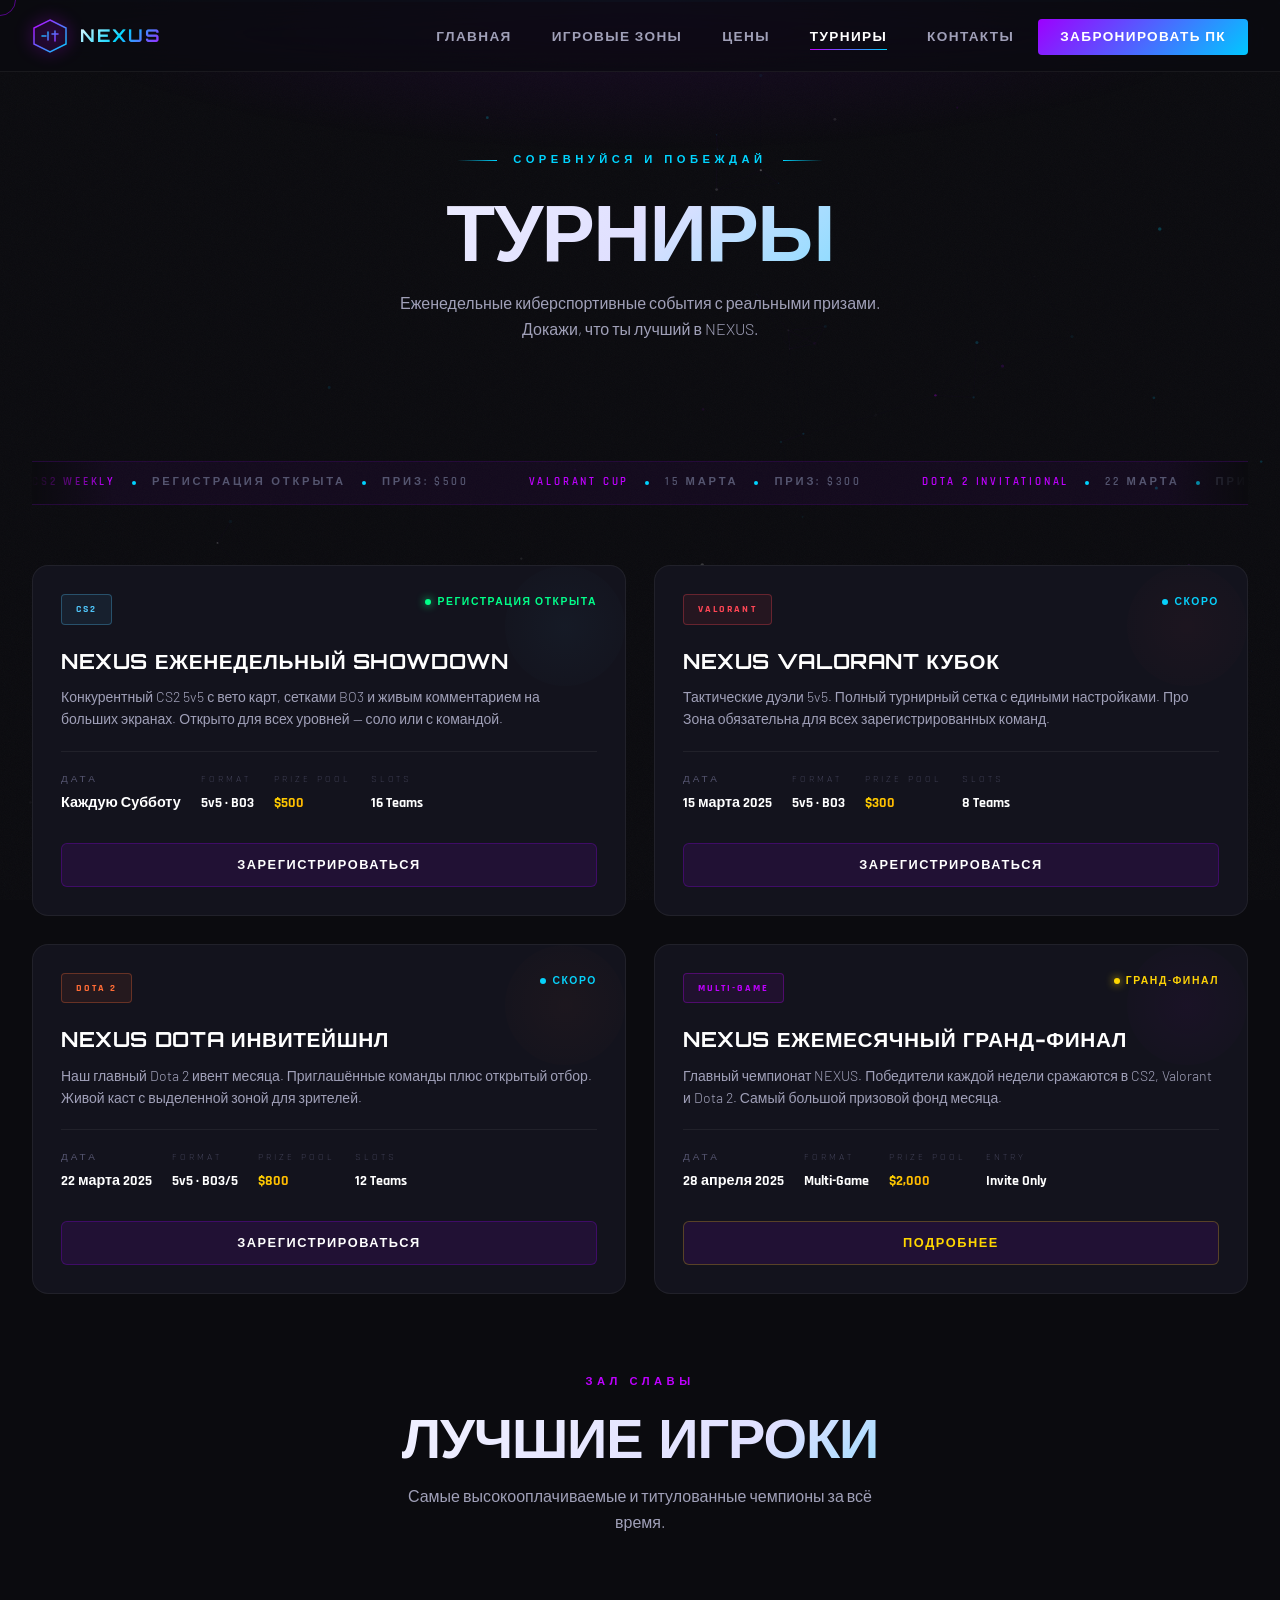
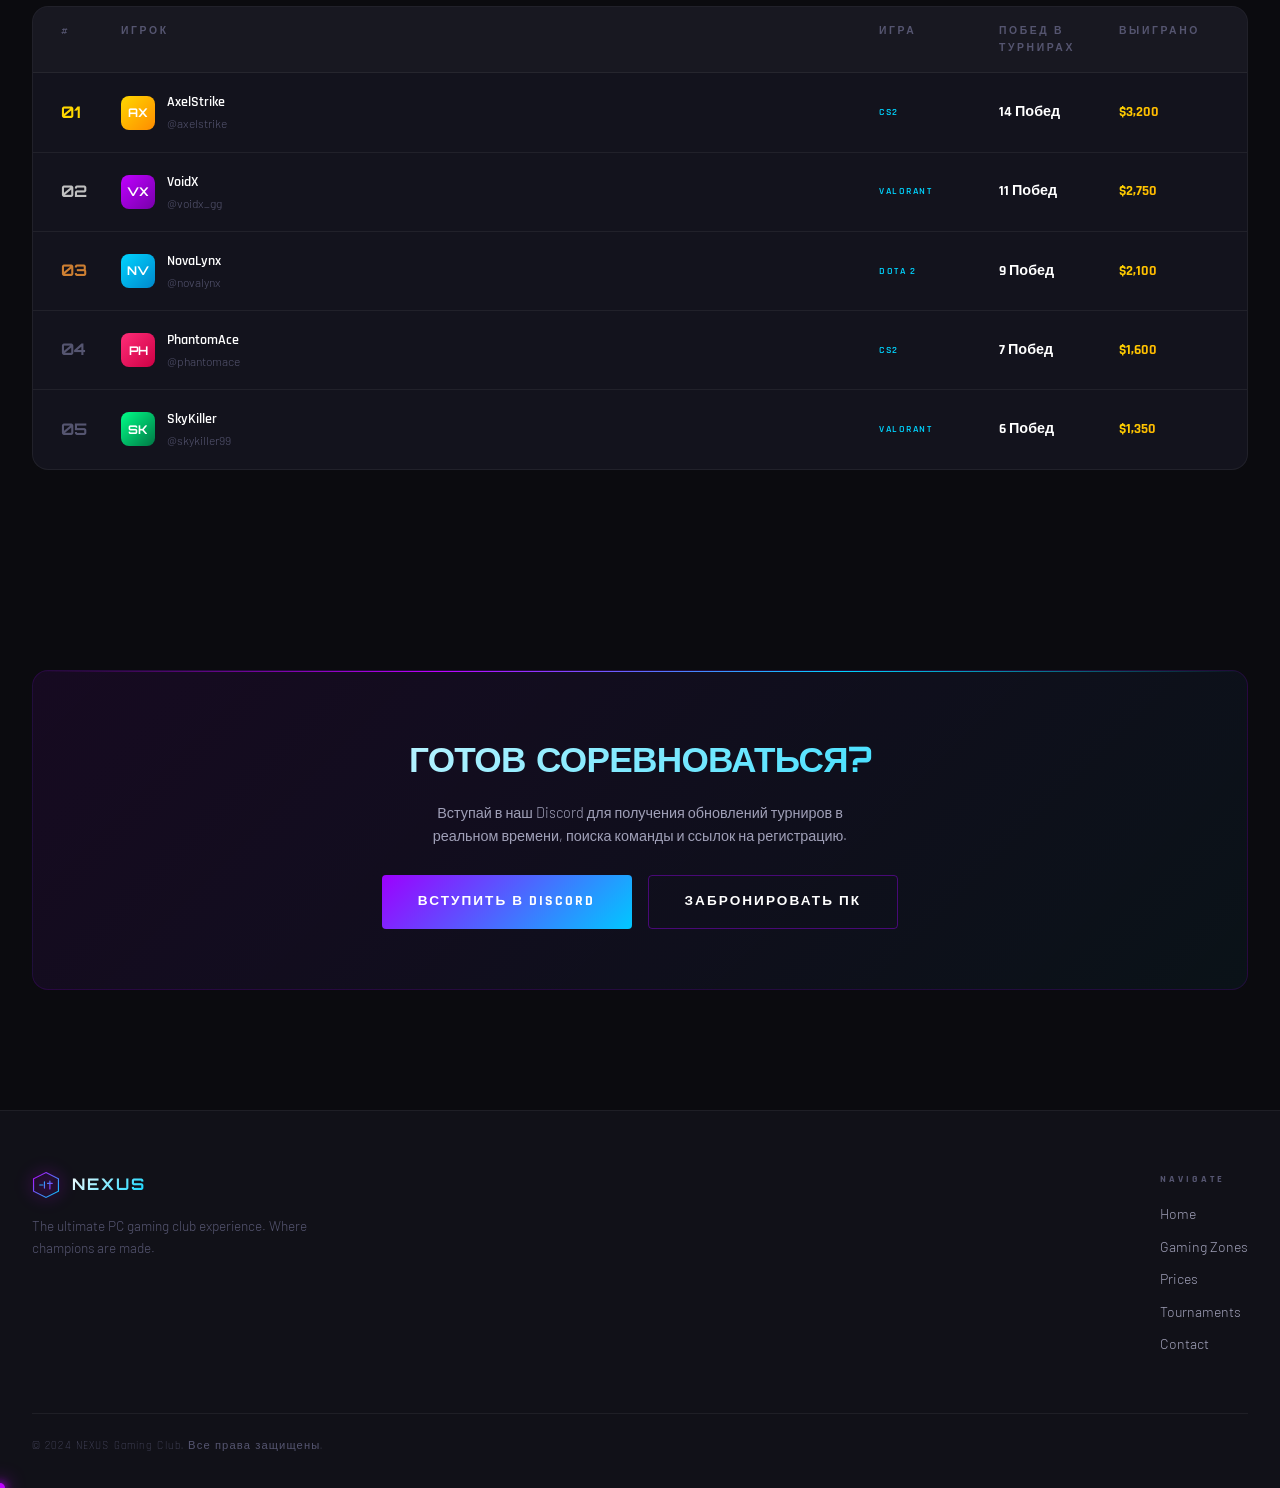
<file: pages/tournaments.html>
<!DOCTYPE html>
<html lang="en">
<head>
  <meta charset="UTF-8" />
  <meta name="viewport" content="width=device-width, initial-scale=1.0" />
  <title>Турниры — NEXUS Gaming Club</title>
  <meta name="description" content="Join weekly esports tournaments. CS2, Valorant, Dota 2, Apex. Win real prize pools." />
  <link rel="stylesheet" href="../styles/style.css" />
  <link rel="icon" href="data:image/svg+xml,<svg xmlns='http://www.w3.org/2000/svg' viewBox='0 0 32 32'><text y='24' font-size='24'>🎮</text></svg>" />
  <style>
    .ticker-wrap {
      overflow: hidden;
      background: rgba(157, 0, 255, 0.06);
      border-top: 1px solid rgba(157, 0, 255, 0.12);
      border-bottom: 1px solid rgba(157, 0, 255, 0.12);
      padding: 12px 0;
      margin-bottom: 60px;
      position: relative;
    }
    .ticker-wrap::before,
    .ticker-wrap::after {
      content: '';
      position: absolute;
      top: 0;
      bottom: 0;
      width: 80px;
      z-index: 2;
    }
    .ticker-wrap::before {
      left: 0;
      background: linear-gradient(90deg, var(--bg-primary), transparent);
    }
    .ticker-wrap::after {
      right: 0;
      background: linear-gradient(270deg, var(--bg-primary), transparent);
    }
    .ticker {
      display: flex;
      gap: 60px;
      animation: tickerScroll 30s linear infinite;
      width: max-content;
    }
    .ticker-item {
      font-family: var(--font-heading);
      font-size: 0.7rem;
      font-weight: 600;
      letter-spacing: 0.25em;
      text-transform: uppercase;
      color: var(--text-muted);
      white-space: nowrap;
      display: flex;
      align-items: center;
      gap: 16px;
    }
    .ticker-item span {
      color: var(--neon-purple);
    }
    .ticker-dot {
      width: 4px;
      height: 4px;
      background: var(--neon-blue);
      border-radius: 50%;
    }
    @keyframes tickerScroll {
      0% { transform: translateX(0); }
      100% { transform: translateX(-50%); }
    }
    .tournament-card .tournament-desc {
      font-size: 0.875rem;
      color: var(--text-secondary);
      line-height: 1.6;
      margin-top: 8px;
    }
    .leaderboard-section {
      margin-top: 80px;
      padding-bottom: 120px;
    }
    .leaderboard-table {
      background: var(--bg-card);
      border: 1px solid var(--glass-border);
      border-radius: 16px;
      overflow: hidden;
    }
    .leaderboard-head {
      display: grid;
      grid-template-columns: 60px 1fr 120px 120px 100px;
      padding: 16px 28px;
      border-bottom: 1px solid var(--glass-border);
      font-family: var(--font-heading);
      font-size: 0.65rem;
      font-weight: 600;
      letter-spacing: 0.25em;
      text-transform: uppercase;
      color: var(--text-muted);
      background: rgba(255,255,255,0.02);
    }
    .leaderboard-row {
      display: grid;
      grid-template-columns: 60px 1fr 120px 120px 100px;
      padding: 18px 28px;
      border-bottom: 1px solid var(--glass-border);
      align-items: center;
      transition: background 0.2s ease;
    }
    .leaderboard-row:last-child {
      border-bottom: none;
    }
    .leaderboard-row:hover {
      background: rgba(157, 0, 255, 0.03);
    }
    .rank-number {
      font-family: var(--font-display);
      font-size: 1rem;
      font-weight: 700;
      color: var(--text-muted);
    }
    .rank-1 { color: #ffd700; }
    .rank-2 { color: #c0c0c0; }
    .rank-3 { color: #cd7f32; }
    .player-info {
      display: flex;
      align-items: center;
      gap: 12px;
    }
    .player-avatar {
      width: 34px;
      height: 34px;
      border-radius: 8px;
      display: flex;
      align-items: center;
      justify-content: center;
      font-family: var(--font-display);
      font-size: 0.75rem;
      font-weight: 700;
      flex-shrink: 0;
    }
    .player-name {
      font-family: var(--font-heading);
      font-size: 0.9rem;
      font-weight: 600;
      color: var(--text-primary);
    }
    .player-handle {
      font-size: 0.75rem;
      color: var(--text-muted);
    }
    .player-game-tag {
      font-family: var(--font-heading);
      font-size: 0.65rem;
      font-weight: 600;
      letter-spacing: 0.15em;
      text-transform: uppercase;
      color: var(--neon-blue);
    }
    .player-wins {
      font-family: var(--font-heading);
      font-size: 0.9rem;
      font-weight: 700;
      color: var(--text-primary);
    }
    .player-earnings {
      font-family: var(--font-heading);
      font-size: 0.9rem;
      font-weight: 700;
      background: linear-gradient(135deg, #ffd700, #ff8c00);
      -webkit-background-clip: text;
      -webkit-text-fill-color: transparent;
      background-clip: text;
    }
    .register-cta {
      margin-top: 80px;
      background: linear-gradient(135deg, rgba(157, 0, 255, 0.08), rgba(0, 212, 255, 0.04));
      border: 1px solid var(--border-dim);
      border-radius: 16px;
      padding: 60px;
      text-align: center;
      position: relative;
      overflow: hidden;
    }
    .register-cta::before {
      content: '';
      position: absolute;
      top: 0; left: 0; right: 0; height: 1px;
      background: linear-gradient(90deg, transparent, var(--neon-purple), var(--neon-blue), transparent);
    }
    .register-cta h3 {
      font-family: var(--font-display);
      font-size: 2.2rem;
      font-weight: 700;
      text-transform: uppercase;
      letter-spacing: -0.02em;
      background: linear-gradient(135deg, #fff, var(--neon-blue));
      -webkit-background-clip: text;
      -webkit-text-fill-color: transparent;
      background-clip: text;
      margin-bottom: 14px;
    }
    .register-cta p {
      font-size: 0.9rem;
      color: var(--text-secondary);
      max-width: 440px;
      margin: 0 auto 28px;
    }
    .register-cta-btns {
      display: flex;
      justify-content: center;
      gap: 16px;
      flex-wrap: wrap;
    }
    @media (max-width: 768px) {
      .leaderboard-head,
      .leaderboard-row {
        grid-template-columns: 40px 1fr 80px;
      }
      .leaderboard-head > *:nth-child(3),
      .leaderboard-head > *:nth-child(5),
      .leaderboard-row > *:nth-child(3),
      .leaderboard-row > *:nth-child(5) {
        display: none;
      }
      .register-cta { padding: 36px 20px; }
    }
  </style>
</head>
<body>

<canvas id="particles-canvas"></canvas>
<div class="noise-overlay"></div>
<div class="scan-line"></div>

<nav>
  <div class="nav-inner">
    <a href="../index.html" class="nav-logo">
      <div class="nav-logo-icon">
        <svg viewBox="0 0 36 36" fill="none" xmlns="http://www.w3.org/2000/svg">
          <polygon points="18,2 34,10 34,26 18,34 2,26 2,10" fill="none" stroke="url(#logoGrad)" stroke-width="1.5"/>
          <path d="M10 18h4M16 14v8M20 16h6M23 13v10" stroke="url(#logoGrad2)" stroke-width="1.5" stroke-linecap="round"/>
          <defs>
            <linearGradient id="logoGrad" x1="2" y1="2" x2="34" y2="34" gradientUnits="userSpaceOnUse">
              <stop offset="0%" stop-color="#bf00ff"/><stop offset="100%" stop-color="#00d4ff"/>
            </linearGradient>
            <linearGradient id="logoGrad2" x1="10" y1="13" x2="26" y2="28" gradientUnits="userSpaceOnUse">
              <stop offset="0%" stop-color="#00d4ff"/><stop offset="100%" stop-color="#bf00ff"/>
            </linearGradient>
          </defs>
        </svg>
      </div>
      <span class="nav-logo-text">NEXUS</span>
    </a>
    <ul class="nav-links">
      <li><a href="../index.html">Главная</a></li>
      <li><a href="zones.html">Игровые Зоны</a></li>
      <li><a href="prices.html">Цены</a></li>
      <li><a href="tournaments.html" class="active">Турниры</a></li>
      <li><a href="contact.html">Контакты</a></li>
      <li><a href="prices.html" class="nav-cta"><span>Забронировать ПК</span></a></li>
    </ul>
    <button class="hamburger" aria-label="Toggle menu"><span></span><span></span><span></span></button>
  </div>
</nav>

<div class="mobile-menu">
  <a href="../index.html">Главная</a>
  <a href="zones.html">Игровые Зоны</a>
  <a href="prices.html">Цены</a>
  <a href="tournaments.html">Турниры</a>
  <a href="contact.html">Контакты</a>
</div>

<main>
  <section class="page-hero">
    <div class="page-hero-content container">
      <div class="page-hero-eyebrow">Соревнуйся и Побеждай</div>
      <h1 class="page-hero-title">Турниры</h1>
      <p class="page-hero-desc">Еженедельные киберспортивные события с реальными призами. Докажи, что ты лучший в NEXUS.</p>
    </div>
  </section>

  <section class="tournaments-section">
    <div class="container">
      <div class="ticker-wrap">
        <div class="ticker">
          <div class="ticker-item"><span>CS2 Weekly</span> <span class="ticker-dot"></span> Регистрация открыта <span class="ticker-dot"></span> Приз: $500</div>
          <div class="ticker-item"><span>Valorant Cup</span> <span class="ticker-dot"></span> 15 марта <span class="ticker-dot"></span> Приз: $300</div>
          <div class="ticker-item"><span>Dota 2 Invitational</span> <span class="ticker-dot"></span> 22 марта <span class="ticker-dot"></span> Приз: $800</div>
          <div class="ticker-item"><span>Apex Legends Clash</span> <span class="ticker-dot"></span> 5 апреля <span class="ticker-dot"></span> Приз: $250</div>
          <div class="ticker-item"><span>Ежемесячный Гранд-Финал</span> <span class="ticker-dot"></span> 28 апреля <span class="ticker-dot"></span> Приз: $2000</div>
          <div class="ticker-item"><span>CS2 Weekly</span> <span class="ticker-dot"></span> Регистрация открыта <span class="ticker-dot"></span> Приз: $500</div>
          <div class="ticker-item"><span>Valorant Cup</span> <span class="ticker-dot"></span> 15 марта <span class="ticker-dot"></span> Приз: $300</div>
          <div class="ticker-item"><span>Dota 2 Invitational</span> <span class="ticker-dot"></span> 22 марта <span class="ticker-dot"></span> Приз: $800</div>
          <div class="ticker-item"><span>Apex Legends Clash</span> <span class="ticker-dot"></span> 5 апреля <span class="ticker-dot"></span> Приз: $250</div>
          <div class="ticker-item"><span>Ежемесячный Гранд-Финал</span> <span class="ticker-dot"></span> 28 апреля <span class="ticker-dot"></span> Приз: $2000</div>
        </div>
      </div>

      <div class="tournaments-grid">

        <div class="tournament-card">
          <div class="tournament-bg-accent" style="background:radial-gradient(circle, #4fc3f7, transparent)"></div>
          <div class="tournament-header">
            <span class="tournament-game-badge badge-cs2">CS2</span>
            <div class="tournament-status status-open">
              <div class="status-dot"></div>
              Регистрация Открыта
            </div>
          </div>
          <div class="tournament-body">
            <h3 class="tournament-title">NEXUS Еженедельный Showdown</h3>
            <p class="tournament-desc">Конкурентный CS2 5v5 с вето карт, сетками BO3 и живым комментарием на больших экранах. Открыто для всех уровней — соло или с командой.</p>
            <div class="tournament-meta">
              <div class="tournament-meta-item">
                <span class="meta-label">Дата</span>
                <span class="meta-value">Каждую Субботу</span>
              </div>
              <div class="tournament-meta-item">
                <span class="meta-label">Format</span>
                <span class="meta-value">5v5 · BO3</span>
              </div>
              <div class="tournament-meta-item">
                <span class="meta-label">Prize Pool</span>
                <span class="meta-value prize-value">$500</span>
              </div>
              <div class="tournament-meta-item">
                <span class="meta-label">Slots</span>
                <span class="meta-value">16 Teams</span>
              </div>
            </div>
          </div>
          <div class="tournament-footer">
            <button class="tournament-btn">Зарегистрироваться</button>
          </div>
        </div>

        <div class="tournament-card">
          <div class="tournament-bg-accent" style="background:radial-gradient(circle, #ff4655, transparent)"></div>
          <div class="tournament-header">
            <span class="tournament-game-badge badge-valorant">Valorant</span>
            <div class="tournament-status status-upcoming">
              <div class="status-dot" style="background:var(--neon-blue)"></div>
              Скоро
            </div>
          </div>
          <div class="tournament-body">
            <h3 class="tournament-title">NEXUS Valorant Кубок</h3>
            <p class="tournament-desc">Тактические дуэли 5v5. Полный турнирный сетка с едиными настройками. Про Зона обязательна для всех зарегистрированных команд.</p>
            <div class="tournament-meta">
              <div class="tournament-meta-item">
                <span class="meta-label">Дата</span>
                <span class="meta-value">15 марта 2025</span>
              </div>
              <div class="tournament-meta-item">
                <span class="meta-label">Format</span>
                <span class="meta-value">5v5 · BO3</span>
              </div>
              <div class="tournament-meta-item">
                <span class="meta-label">Prize Pool</span>
                <span class="meta-value prize-value">$300</span>
              </div>
              <div class="tournament-meta-item">
                <span class="meta-label">Slots</span>
                <span class="meta-value">8 Teams</span>
              </div>
            </div>
          </div>
          <div class="tournament-footer">
            <button class="tournament-btn">Зарегистрироваться</button>
          </div>
        </div>

        <div class="tournament-card">
          <div class="tournament-bg-accent" style="background:radial-gradient(circle, #ff6b35, transparent)"></div>
          <div class="tournament-header">
            <span class="tournament-game-badge badge-dota">Dota 2</span>
            <div class="tournament-status status-upcoming">
              <div class="status-dot" style="background:var(--neon-blue)"></div>
              Скоро
            </div>
          </div>
          <div class="tournament-body">
            <h3 class="tournament-title">NEXUS Dota Инвитейшнл</h3>
            <p class="tournament-desc">Наш главный Dota 2 ивент месяца. Приглашённые команды плюс открытый отбор. Живой каст с выделенной зоной для зрителей.</p>
            <div class="tournament-meta">
              <div class="tournament-meta-item">
                <span class="meta-label">Дата</span>
                <span class="meta-value">22 марта 2025</span>
              </div>
              <div class="tournament-meta-item">
                <span class="meta-label">Format</span>
                <span class="meta-value">5v5 · BO3/5</span>
              </div>
              <div class="tournament-meta-item">
                <span class="meta-label">Prize Pool</span>
                <span class="meta-value prize-value">$800</span>
              </div>
              <div class="tournament-meta-item">
                <span class="meta-label">Slots</span>
                <span class="meta-value">12 Teams</span>
              </div>
            </div>
          </div>
          <div class="tournament-footer">
            <button class="tournament-btn">Зарегистрироваться</button>
          </div>
        </div>

        <div class="tournament-card">
          <div class="tournament-bg-accent" style="background:radial-gradient(circle, #bf00ff, transparent)"></div>
          <div class="tournament-header">
            <span class="tournament-game-badge" style="color:#bf00ff;border-color:rgba(191,0,255,0.3);background:rgba(191,0,255,0.08)">Multi-Game</span>
            <div class="tournament-status" style="color:#ffd700">
              <div class="status-dot" style="background:#ffd700;box-shadow:0 0 8px #ffd700"></div>
              Гранд-Финал
            </div>
          </div>
          <div class="tournament-body">
            <h3 class="tournament-title">NEXUS Ежемесячный Гранд-Финал</h3>
            <p class="tournament-desc">Главный чемпионат NEXUS. Победители каждой недели сражаются в CS2, Valorant и Dota 2. Самый большой призовой фонд месяца.</p>
            <div class="tournament-meta">
              <div class="tournament-meta-item">
                <span class="meta-label">Дата</span>
                <span class="meta-value">28 апреля 2025</span>
              </div>
              <div class="tournament-meta-item">
                <span class="meta-label">Format</span>
                <span class="meta-value">Multi-Game</span>
              </div>
              <div class="tournament-meta-item">
                <span class="meta-label">Prize Pool</span>
                <span class="meta-value prize-value">$2,000</span>
              </div>
              <div class="tournament-meta-item">
                <span class="meta-label">Entry</span>
                <span class="meta-value">Invite Only</span>
              </div>
            </div>
          </div>
          <div class="tournament-footer">
            <button class="tournament-btn" style="color:#ffd700;border-color:rgba(255,215,0,0.25)">Подробнее</button>
          </div>
        </div>

      </div>

      <div class="leaderboard-section">
        <div class="section-header">
          <span class="section-tag">Зал Славы</span>
          <h2 class="section-title">Лучшие Игроки</h2>
          <p class="section-desc">Самые высокооплачиваемые и титулованные чемпионы за всё время.</p>
        </div>

        <div class="leaderboard-table">
          <div class="leaderboard-head">
            <div>#</div>
            <div>Игрок</div>
            <div>Игра</div>
            <div>Побед в Турнирах</div>
            <div>Выиграно</div>
          </div>

          <div class="leaderboard-row">
            <div class="rank-number rank-1">01</div>
            <div class="player-info">
              <div class="player-avatar" style="background:linear-gradient(135deg,#ffd700,#ff8c00)">AX</div>
              <div>
                <div class="player-name">AxelStrike</div>
                <div class="player-handle">@axelstrike</div>
              </div>
            </div>
            <div class="player-game-tag">CS2</div>
            <div class="player-wins">14 Побед</div>
            <div class="player-earnings">$3,200</div>
          </div>

          <div class="leaderboard-row">
            <div class="rank-number rank-2">02</div>
            <div class="player-info">
              <div class="player-avatar" style="background:linear-gradient(135deg,#bf00ff,#7700aa)">VX</div>
              <div>
                <div class="player-name">VoidX</div>
                <div class="player-handle">@voidx_gg</div>
              </div>
            </div>
            <div class="player-game-tag">Valorant</div>
            <div class="player-wins">11 Побед</div>
            <div class="player-earnings">$2,750</div>
          </div>

          <div class="leaderboard-row">
            <div class="rank-number rank-3">03</div>
            <div class="player-info">
              <div class="player-avatar" style="background:linear-gradient(135deg,#00d4ff,#0088cc)">NV</div>
              <div>
                <div class="player-name">NovaLynx</div>
                <div class="player-handle">@novalynx</div>
              </div>
            </div>
            <div class="player-game-tag">Dota 2</div>
            <div class="player-wins">9 Побед</div>
            <div class="player-earnings">$2,100</div>
          </div>

          <div class="leaderboard-row">
            <div class="rank-number">04</div>
            <div class="player-info">
              <div class="player-avatar" style="background:linear-gradient(135deg,#ff2d78,#cc0044)">PH</div>
              <div>
                <div class="player-name">PhantomAce</div>
                <div class="player-handle">@phantomace</div>
              </div>
            </div>
            <div class="player-game-tag">CS2</div>
            <div class="player-wins">7 Побед</div>
            <div class="player-earnings">$1,600</div>
          </div>

          <div class="leaderboard-row">
            <div class="rank-number">05</div>
            <div class="player-info">
              <div class="player-avatar" style="background:linear-gradient(135deg,#00ff88,#007744)">SK</div>
              <div>
                <div class="player-name">SkyKiller</div>
                <div class="player-handle">@skykiller99</div>
              </div>
            </div>
            <div class="player-game-tag">Valorant</div>
            <div class="player-wins">6 Побед</div>
            <div class="player-earnings">$1,350</div>
          </div>
        </div>
      </div>

      <div class="register-cta">
        <h3>Готов Соревноваться?</h3>
        <p>Вступай в наш Discord для получения обновлений турниров в реальном времени, поиска команды и ссылок на регистрацию.</p>
        <div class="register-cta-btns">
          <a href="contact.html" class="btn-primary"><span>Вступить в Discord</span></a>
          <a href="prices.html" class="btn-secondary"><span>Забронировать ПК</span></a>
        </div>
      </div>

    </div>
  </section>
</main>

<footer>
  <div class="footer-inner">
    <div class="footer-top">
      <div class="footer-logo-area">
        <a href="../index.html" class="footer-logo">
          <div class="nav-logo-icon" style="width:28px;height:28px">
            <svg viewBox="0 0 36 36" fill="none" xmlns="http://www.w3.org/2000/svg">
              <polygon points="18,2 34,10 34,26 18,34 2,26 2,10" fill="none" stroke="url(#fLogoG)" stroke-width="1.5"/>
              <path d="M10 18h4M16 14v8M20 16h6M23 13v10" stroke="url(#fLogoG2)" stroke-width="1.5" stroke-linecap="round"/>
              <defs>
                <linearGradient id="fLogoG" x1="2" y1="2" x2="34" y2="34" gradientUnits="userSpaceOnUse"><stop offset="0%" stop-color="#bf00ff"/><stop offset="100%" stop-color="#00d4ff"/></linearGradient>
                <linearGradient id="fLogoG2" x1="10" y1="13" x2="26" y2="28" gradientUnits="userSpaceOnUse"><stop offset="0%" stop-color="#00d4ff"/><stop offset="100%" stop-color="#bf00ff"/></linearGradient>
              </defs>
            </svg>
          </div>
          <span class="footer-logo-text">NEXUS</span>
        </a>
        <p class="footer-tagline">The ultimate PC gaming club experience. Where champions are made.</p>
      </div>
      <div class="footer-nav-groups">
        <div class="footer-nav-group">
          <h5>Navigate</h5>
          <a href="../index.html">Home</a>
          <a href="zones.html">Gaming Zones</a>
          <a href="prices.html">Prices</a>
          <a href="tournaments.html">Tournaments</a>
          <a href="contact.html">Contact</a>
        </div>
      </div>
    </div>
    <div class="footer-bottom">
      <span class="footer-copyright">© 2024 NEXUS Gaming Club. Все права защищены.</span>
    </div>
  </div>
</footer>

<script src="../scripts/main.js"></script>
</body>
</html>
</file>
<file: styles/style.css>
@import url('https://fonts.googleapis.com/css2?family=Orbitron:wght@400;500;600;700;800;900&family=Rajdhani:wght@300;400;500;600;700&family=Barlow:ital,wght@0,100;0,200;0,300;0,400;0,500;0,600;1,300&display=swap');

:root {
  --bg-primary: #0b0b0f;
  --bg-secondary: #111118;
  --bg-card: #13131d;
  --accent-purple: #9d00ff;
  --accent-blue: #00c8ff;
  --accent-pink: #ff2d78;
  --neon-purple: #bf00ff;
  --neon-blue: #00d4ff;
  --text-primary: #ffffff;
  --text-secondary: #a0a0b8;
  --text-muted: #555570;
  --border-dim: rgba(157, 0, 255, 0.15);
  --border-glow: rgba(157, 0, 255, 0.5);
  --glass-bg: rgba(17, 17, 24, 0.7);
  --glass-border: rgba(255, 255, 255, 0.06);
  --nav-height: 72px;
  --font-display: 'Orbitron', sans-serif;
  --font-heading: 'Rajdhani', sans-serif;
  --font-body: 'Barlow', sans-serif;
}

*, *::before, *::after {
  margin: 0;
  padding: 0;
  box-sizing: border-box;
}

html {
  scroll-behavior: smooth;
  font-size: 16px;
}

body {
  background-color: var(--bg-primary);
  color: var(--text-primary);
  font-family: var(--font-body);
  font-weight: 300;
  line-height: 1.6;
  overflow-x: hidden;
  cursor: none;
}

::selection {
  background: rgba(157, 0, 255, 0.4);
  color: #fff;
}

::-webkit-scrollbar {
  width: 4px;
}
::-webkit-scrollbar-track {
  background: var(--bg-primary);
}
::-webkit-scrollbar-thumb {
  background: linear-gradient(180deg, var(--accent-purple), var(--accent-blue));
  border-radius: 2px;
}

.custom-cursor {
  position: fixed;
  width: 10px;
  height: 10px;
  background: var(--neon-purple);
  border-radius: 50%;
  pointer-events: none;
  z-index: 99999;
  transition: transform 0.1s ease;
  box-shadow: 0 0 10px var(--neon-purple), 0 0 20px var(--neon-purple);
  transform: translate(-50%, -50%);
}

.custom-cursor-ring {
  position: fixed;
  width: 32px;
  height: 32px;
  border: 1px solid rgba(157, 0, 255, 0.5);
  border-radius: 50%;
  pointer-events: none;
  z-index: 99998;
  transition: transform 0.12s ease, width 0.2s ease, height 0.2s ease, border-color 0.2s ease;
  transform: translate(-50%, -50%);
}

.custom-cursor-ring.hovering {
  width: 52px;
  height: 52px;
  border-color: var(--neon-blue);
  border-width: 2px;
}

#particles-canvas {
  position: fixed;
  top: 0;
  left: 0;
  width: 100%;
  height: 100%;
  pointer-events: none;
  z-index: 0;
  opacity: 0.5;
}

.noise-overlay {
  position: fixed;
  inset: 0;
  pointer-events: none;
  z-index: 1;
  opacity: 0.03;
  background-image: url("data:image/svg+xml,%3Csvg viewBox='0 0 256 256' xmlns='http://www.w3.org/2000/svg'%3E%3Cfilter id='noise'%3E%3CfeTurbulence type='fractalNoise' baseFrequency='0.9' numOctaves='4' stitchTiles='stitch'/%3E%3C/filter%3E%3Crect width='100%25' height='100%25' filter='url(%23noise)'/%3E%3C/svg%3E");
  background-size: 200px 200px;
}

.scan-line {
  position: fixed;
  top: 0;
  left: 0;
  right: 0;
  height: 2px;
  background: linear-gradient(90deg, transparent, var(--neon-blue), transparent);
  z-index: 2;
  animation: scanLine 6s linear infinite;
  opacity: 0.3;
  pointer-events: none;
}

@keyframes scanLine {
  0% { top: -2px; }
  100% { top: 100vh; }
}

nav {
  position: fixed;
  top: 0;
  left: 0;
  right: 0;
  height: var(--nav-height);
  z-index: 1000;
  background: rgba(11, 11, 15, 0.8);
  backdrop-filter: blur(20px) saturate(180%);
  -webkit-backdrop-filter: blur(20px) saturate(180%);
  border-bottom: 1px solid var(--glass-border);
  transition: all 0.3s ease;
}

nav.scrolled {
  background: rgba(11, 11, 15, 0.95);
  border-bottom-color: rgba(157, 0, 255, 0.2);
  box-shadow: 0 0 30px rgba(157, 0, 255, 0.08);
}

.nav-inner {
  max-width: 1280px;
  margin: 0 auto;
  padding: 0 32px;
  height: 100%;
  display: flex;
  align-items: center;
  justify-content: space-between;
}

.nav-logo {
  display: flex;
  align-items: center;
  gap: 12px;
  text-decoration: none;
}

.nav-logo-icon {
  width: 36px;
  height: 36px;
  position: relative;
}

.nav-logo-icon svg {
  width: 100%;
  height: 100%;
  filter: drop-shadow(0 0 8px var(--neon-purple));
}

.nav-logo-text {
  font-family: var(--font-display);
  font-size: 1.1rem;
  font-weight: 700;
  letter-spacing: 0.12em;
  background: linear-gradient(135deg, #fff 0%, var(--neon-blue) 50%, var(--neon-purple) 100%);
  -webkit-background-clip: text;
  -webkit-text-fill-color: transparent;
  background-clip: text;
}

.nav-links {
  display: flex;
  align-items: center;
  gap: 8px;
  list-style: none;
}

.nav-links a {
  font-family: var(--font-heading);
  font-size: 0.85rem;
  font-weight: 600;
  letter-spacing: 0.1em;
  text-transform: uppercase;
  color: var(--text-secondary);
  text-decoration: none;
  padding: 8px 16px;
  position: relative;
  transition: color 0.3s ease;
}

.nav-links a::after {
  content: '';
  position: absolute;
  bottom: 4px;
  left: 16px;
  right: 16px;
  height: 1px;
  background: linear-gradient(90deg, var(--neon-purple), var(--neon-blue));
  transform: scaleX(0);
  transform-origin: left;
  transition: transform 0.3s cubic-bezier(0.4, 0, 0.2, 1);
}

.nav-links a:hover,
.nav-links a.active {
  color: var(--text-primary);
}

.nav-links a:hover::after,
.nav-links a.active::after {
  transform: scaleX(1);
}

.nav-cta {
  font-family: var(--font-heading);
  font-size: 0.8rem;
  font-weight: 700;
  letter-spacing: 0.12em;
  text-transform: uppercase;
  color: var(--text-primary) !important;
  background: linear-gradient(135deg, var(--accent-purple), var(--accent-blue));
  padding: 9px 22px !important;
  border-radius: 4px;
  position: relative;
  overflow: hidden;
  transition: all 0.3s ease !important;
}

.nav-cta::before {
  content: '';
  position: absolute;
  inset: 0;
  background: linear-gradient(135deg, var(--neon-blue), var(--neon-purple));
  opacity: 0;
  transition: opacity 0.3s ease;
}

.nav-cta:hover::before {
  opacity: 1;
}

.nav-cta span {
  position: relative;
  z-index: 1;
}

.nav-cta::after {
  display: none !important;
}

.hamburger {
  display: none;
  flex-direction: column;
  gap: 5px;
  cursor: pointer;
  padding: 8px;
  background: none;
  border: none;
}

.hamburger span {
  display: block;
  width: 24px;
  height: 2px;
  background: var(--text-primary);
  transition: all 0.3s ease;
}

.mobile-menu {
  display: none;
  position: fixed;
  top: var(--nav-height);
  left: 0;
  right: 0;
  background: rgba(11, 11, 15, 0.98);
  backdrop-filter: blur(20px);
  padding: 20px 32px 32px;
  border-bottom: 1px solid var(--border-dim);
  z-index: 999;
  transform: translateY(-100%);
  opacity: 0;
  transition: all 0.3s cubic-bezier(0.4, 0, 0.2, 1);
}

.mobile-menu.open {
  transform: translateY(0);
  opacity: 1;
}

.mobile-menu a {
  display: block;
  font-family: var(--font-heading);
  font-size: 1.2rem;
  font-weight: 600;
  letter-spacing: 0.1em;
  text-transform: uppercase;
  color: var(--text-secondary);
  text-decoration: none;
  padding: 12px 0;
  border-bottom: 1px solid var(--border-dim);
  transition: color 0.3s ease;
}

.mobile-menu a:hover {
  color: var(--neon-purple);
}

main {
  position: relative;
  z-index: 10;
}

.hero {
  position: relative;
  min-height: 100vh;
  display: flex;
  align-items: center;
  justify-content: center;
  overflow: hidden;
  padding-top: var(--nav-height);
}

.hero-bg {
  position: absolute;
  inset: 0;
  background:
    radial-gradient(ellipse 80% 60% at 20% 50%, rgba(157, 0, 255, 0.12) 0%, transparent 60%),
    radial-gradient(ellipse 60% 50% at 80% 30%, rgba(0, 200, 255, 0.08) 0%, transparent 60%),
    radial-gradient(ellipse 100% 100% at 50% 100%, rgba(157, 0, 255, 0.05) 0%, transparent 50%);
}

.hero-grid {
  position: absolute;
  inset: 0;
  background-image:
    linear-gradient(rgba(157, 0, 255, 0.04) 1px, transparent 1px),
    linear-gradient(90deg, rgba(157, 0, 255, 0.04) 1px, transparent 1px);
  background-size: 60px 60px;
  mask-image: radial-gradient(ellipse 80% 80% at 50% 50%, black, transparent);
}

.hero-content {
  position: relative;
  z-index: 5;
  text-align: center;
  max-width: 900px;
  padding: 0 32px;
}

.hero-eyebrow {
  font-family: var(--font-heading);
  font-size: 0.75rem;
  font-weight: 600;
  letter-spacing: 0.4em;
  text-transform: uppercase;
  color: var(--neon-blue);
  margin-bottom: 24px;
  opacity: 0;
  animation: fadeInUp 0.8s ease 0.2s forwards;
  display: flex;
  align-items: center;
  justify-content: center;
  gap: 16px;
}

.hero-eyebrow::before,
.hero-eyebrow::after {
  content: '';
  display: block;
  width: 40px;
  height: 1px;
  background: linear-gradient(90deg, transparent, var(--neon-blue));
}

.hero-eyebrow::after {
  background: linear-gradient(90deg, var(--neon-blue), transparent);
}

.hero-title {
  font-family: var(--font-display);
  font-size: clamp(3.5rem, 10vw, 6.5rem);
  font-weight: 900;
  line-height: 0.9;
  letter-spacing: -0.02em;
  text-transform: uppercase;
  margin-bottom: 28px;
  opacity: 0;
  animation: fadeInUp 0.8s ease 0.4s forwards;
}

.hero-title-line1 {
  background: linear-gradient(135deg, #ffffff 0%, #e0e0ff 40%, var(--neon-blue) 70%, var(--neon-purple) 100%);
  -webkit-background-clip: text;
  -webkit-text-fill-color: transparent;
  background-clip: text;
  filter: drop-shadow(0 0 30px rgba(157, 0, 255, 0.3));
}

.hero-title-line2 {
  display: block;
  color: transparent;
  -webkit-text-stroke: 1px rgba(255,255,255,0.3);
  position: relative;
}

.hero-subtitle {
  font-family: var(--font-body);
  font-size: clamp(1rem, 2vw, 1.25rem);
  font-weight: 300;
  color: var(--text-secondary);
  max-width: 500px;
  margin: 0 auto 48px;
  letter-spacing: 0.02em;
  opacity: 0;
  animation: fadeInUp 0.8s ease 0.6s forwards;
}

.hero-buttons {
  display: flex;
  gap: 20px;
  justify-content: center;
  flex-wrap: wrap;
  opacity: 0;
  animation: fadeInUp 0.8s ease 0.8s forwards;
}

.btn-primary {
  font-family: var(--font-heading);
  font-size: 0.85rem;
  font-weight: 700;
  letter-spacing: 0.15em;
  text-transform: uppercase;
  color: var(--text-primary);
  text-decoration: none;
  background: linear-gradient(135deg, var(--accent-purple), var(--accent-blue));
  padding: 16px 36px;
  border-radius: 4px;
  border: none;
  cursor: pointer;
  position: relative;
  overflow: hidden;
  transition: all 0.3s ease;
  display: inline-flex;
  align-items: center;
  gap: 10px;
}

.btn-primary::before {
  content: '';
  position: absolute;
  inset: 0;
  background: linear-gradient(135deg, var(--neon-blue), var(--neon-purple));
  opacity: 0;
  transition: opacity 0.3s ease;
}

.btn-primary::after {
  content: '';
  position: absolute;
  inset: -2px;
  border-radius: 6px;
  background: linear-gradient(135deg, var(--neon-purple), var(--neon-blue));
  z-index: -1;
  opacity: 0;
  filter: blur(8px);
  transition: opacity 0.3s ease;
}

.btn-primary:hover::before {
  opacity: 1;
}

.btn-primary:hover::after {
  opacity: 0.8;
}

.btn-primary:hover {
  transform: translateY(-2px);
  box-shadow: 0 8px 30px rgba(157, 0, 255, 0.4);
}

.btn-primary span {
  position: relative;
  z-index: 1;
}

.btn-secondary {
  font-family: var(--font-heading);
  font-size: 0.85rem;
  font-weight: 700;
  letter-spacing: 0.15em;
  text-transform: uppercase;
  color: var(--text-primary);
  text-decoration: none;
  background: transparent;
  padding: 15px 36px;
  border-radius: 4px;
  border: 1px solid rgba(157, 0, 255, 0.4);
  cursor: pointer;
  position: relative;
  overflow: hidden;
  transition: all 0.3s ease;
  display: inline-flex;
  align-items: center;
  gap: 10px;
}

.btn-secondary::before {
  content: '';
  position: absolute;
  inset: 0;
  background: rgba(157, 0, 255, 0.08);
  opacity: 0;
  transition: opacity 0.3s ease;
}

.btn-secondary:hover {
  border-color: rgba(157, 0, 255, 0.8);
  transform: translateY(-2px);
  box-shadow: 0 0 20px rgba(157, 0, 255, 0.2), inset 0 0 20px rgba(157, 0, 255, 0.05);
}

.btn-secondary:hover::before {
  opacity: 1;
}

.btn-secondary span {
  position: relative;
  z-index: 1;
}

.hero-scroll-indicator {
  position: absolute;
  bottom: 40px;
  left: 50%;
  transform: translateX(-50%);
  display: flex;
  flex-direction: column;
  align-items: center;
  gap: 8px;
  opacity: 0;
  animation: fadeIn 1s ease 1.5s forwards;
}

.hero-scroll-indicator span {
  font-family: var(--font-heading);
  font-size: 0.65rem;
  letter-spacing: 0.3em;
  text-transform: uppercase;
  color: var(--text-muted);
}

.scroll-mouse {
  width: 22px;
  height: 36px;
  border: 1px solid rgba(255,255,255,0.2);
  border-radius: 11px;
  position: relative;
  display: flex;
  justify-content: center;
  padding-top: 6px;
}

.scroll-mouse::before {
  content: '';
  width: 3px;
  height: 8px;
  background: linear-gradient(180deg, var(--neon-purple), var(--neon-blue));
  border-radius: 2px;
  animation: scrollBounce 2s ease-in-out infinite;
}

@keyframes scrollBounce {
  0%, 100% { transform: translateY(0); opacity: 1; }
  50% { transform: translateY(8px); opacity: 0.3; }
}

.hero-stats {
  position: absolute;
  bottom: 80px;
  right: 5%;
  display: flex;
  flex-direction: column;
  gap: 24px;
  opacity: 0;
  animation: fadeInRight 0.8s ease 1.2s forwards;
}

.stat-item {
  text-align: right;
}

.stat-number {
  font-family: var(--font-display);
  font-size: 1.8rem;
  font-weight: 700;
  background: linear-gradient(135deg, var(--neon-blue), var(--neon-purple));
  -webkit-background-clip: text;
  -webkit-text-fill-color: transparent;
  background-clip: text;
  line-height: 1;
}

.stat-label {
  font-family: var(--font-heading);
  font-size: 0.7rem;
  letter-spacing: 0.2em;
  text-transform: uppercase;
  color: var(--text-muted);
  margin-top: 2px;
}

section {
  position: relative;
  z-index: 10;
}

.section-header {
  text-align: center;
  margin-bottom: 72px;
}

.section-tag {
  font-family: var(--font-heading);
  font-size: 0.7rem;
  font-weight: 600;
  letter-spacing: 0.4em;
  text-transform: uppercase;
  color: var(--neon-purple);
  margin-bottom: 16px;
  display: block;
}

.section-title {
  font-family: var(--font-display);
  font-size: clamp(2rem, 5vw, 3.5rem);
  font-weight: 700;
  line-height: 1.05;
  letter-spacing: -0.02em;
  text-transform: uppercase;
  background: linear-gradient(135deg, #ffffff 0%, #e0e0ff 60%, var(--neon-blue) 100%);
  -webkit-background-clip: text;
  -webkit-text-fill-color: transparent;
  background-clip: text;
  margin-bottom: 16px;
}

.section-desc {
  font-size: 1rem;
  color: var(--text-secondary);
  max-width: 500px;
  margin: 0 auto;
  font-weight: 300;
}

.container {
  max-width: 1280px;
  margin: 0 auto;
  padding: 0 32px;
}

.features-section {
  padding: 120px 0;
  background: linear-gradient(180deg, var(--bg-primary) 0%, var(--bg-secondary) 50%, var(--bg-primary) 100%);
}

.features-grid {
  display: grid;
  grid-template-columns: repeat(4, 1fr);
  gap: 24px;
}

.feature-card {
  background: var(--bg-card);
  border: 1px solid var(--glass-border);
  border-radius: 12px;
  padding: 36px 28px;
  position: relative;
  overflow: hidden;
  transition: all 0.4s cubic-bezier(0.4, 0, 0.2, 1);
  opacity: 0;
  transform: translateY(40px);
}

.feature-card.revealed {
  opacity: 1;
  transform: translateY(0);
}

.feature-card::before {
  content: '';
  position: absolute;
  inset: 0;
  background: linear-gradient(135deg, rgba(157, 0, 255, 0.05), transparent);
  opacity: 0;
  transition: opacity 0.4s ease;
}

.feature-card::after {
  content: '';
  position: absolute;
  top: 0;
  left: 0;
  right: 0;
  height: 1px;
  background: linear-gradient(90deg, transparent, var(--neon-purple), transparent);
  opacity: 0;
  transition: opacity 0.4s ease;
}

.feature-card:hover {
  border-color: rgba(157, 0, 255, 0.3);
  transform: translateY(-8px);
  box-shadow:
    0 20px 60px rgba(0, 0, 0, 0.4),
    0 0 30px rgba(157, 0, 255, 0.1);
}

.feature-card:hover::before,
.feature-card:hover::after {
  opacity: 1;
}

.feature-icon {
  width: 52px;
  height: 52px;
  background: linear-gradient(135deg, rgba(157, 0, 255, 0.15), rgba(0, 200, 255, 0.1));
  border: 1px solid rgba(157, 0, 255, 0.2);
  border-radius: 12px;
  display: flex;
  align-items: center;
  justify-content: center;
  margin-bottom: 24px;
  transition: all 0.4s ease;
}

.feature-card:hover .feature-icon {
  background: linear-gradient(135deg, rgba(157, 0, 255, 0.25), rgba(0, 200, 255, 0.2));
  box-shadow: 0 0 20px rgba(157, 0, 255, 0.2);
  transform: scale(1.1);
}

.feature-icon svg {
  width: 24px;
  height: 24px;
}

.feature-title {
  font-family: var(--font-heading);
  font-size: 1.1rem;
  font-weight: 700;
  letter-spacing: 0.05em;
  text-transform: uppercase;
  color: var(--text-primary);
  margin-bottom: 12px;
}

.feature-desc {
  font-size: 0.875rem;
  color: var(--text-secondary);
  line-height: 1.7;
}

.games-section {
  padding: 100px 0;
}

.games-grid {
  display: grid;
  grid-template-columns: repeat(5, 1fr);
  gap: 20px;
}

.game-card {
  position: relative;
  border-radius: 12px;
  overflow: hidden;
  aspect-ratio: 3/4;
  background: var(--bg-card);
  border: 1px solid var(--glass-border);
  cursor: pointer;
  transition: all 0.4s cubic-bezier(0.4, 0, 0.2, 1);
  opacity: 0;
  transform: translateY(40px) scale(0.95);
}

.game-card.revealed {
  opacity: 1;
  transform: translateY(0) scale(1);
}

.game-card-bg {
  position: absolute;
  inset: 0;
  transition: transform 0.6s cubic-bezier(0.4, 0, 0.2, 1);
}

.game-card:hover .game-card-bg {
  transform: scale(1.08);
}

.game-card-overlay {
  position: absolute;
  inset: 0;
  background: linear-gradient(180deg, transparent 30%, rgba(11, 11, 15, 0.9) 100%);
  transition: all 0.4s ease;
}

.game-card:hover .game-card-overlay {
  background: linear-gradient(180deg, rgba(157, 0, 255, 0.1) 0%, rgba(11, 11, 15, 0.95) 100%);
}

.game-card-glow {
  position: absolute;
  inset: -1px;
  border-radius: 12px;
  background: linear-gradient(135deg, var(--neon-purple), var(--neon-blue));
  opacity: 0;
  transition: opacity 0.4s ease;
  z-index: -1;
}

.game-card:hover .game-card-glow {
  opacity: 0.6;
}

.game-card-content {
  position: absolute;
  bottom: 0;
  left: 0;
  right: 0;
  padding: 20px 16px;
}

.game-tag {
  font-family: var(--font-heading);
  font-size: 0.65rem;
  letter-spacing: 0.3em;
  text-transform: uppercase;
  color: var(--neon-blue);
  display: block;
  margin-bottom: 4px;
}

.game-name {
  font-family: var(--font-display);
  font-size: 0.95rem;
  font-weight: 700;
  letter-spacing: 0.05em;
  text-transform: uppercase;
  color: var(--text-primary);
}

.cs2-bg { background: linear-gradient(135deg, #1a0a2e, #0d1b2a); }
.dota-bg { background: linear-gradient(135deg, #1a0a0a, #2a1a0a); }
.valorant-bg { background: linear-gradient(135deg, #1a0a14, #2a0a0a); }
.fortnite-bg { background: linear-gradient(135deg, #0a1a2a, #0a0a1a); }
.apex-bg { background: linear-gradient(135deg, #1a1a0a, #2a0a0a); }

.game-logo-placeholder {
  position: absolute;
  inset: 0;
  display: flex;
  align-items: center;
  justify-content: center;
  font-family: var(--font-display);
  font-size: 2.5rem;
  font-weight: 900;
  opacity: 0.06;
  letter-spacing: -0.05em;
}

.cs2-bg .game-logo-placeholder { color: #4fc3f7; }
.dota-bg .game-logo-placeholder { color: #ff6b35; }
.valorant-bg .game-logo-placeholder { color: #ff4655; }
.fortnite-bg .game-logo-placeholder { color: #0097e6; }
.apex-bg .game-logo-placeholder { color: #ff5722; }

.game-accent-line {
  position: absolute;
  bottom: 0;
  left: 0;
  right: 0;
  height: 2px;
  transform: scaleX(0);
  transition: transform 0.4s cubic-bezier(0.4, 0, 0.2, 1);
}

.game-card:hover .game-accent-line {
  transform: scaleX(1);
}

.cs2-accent { background: linear-gradient(90deg, #4fc3f7, #0097e6); }
.dota-accent { background: linear-gradient(90deg, #ff6b35, #ff8c00); }
.valorant-accent { background: linear-gradient(90deg, #ff4655, #ff2d55); }
.fortnite-accent { background: linear-gradient(90deg, #0097e6, #00b4d8); }
.apex-accent { background: linear-gradient(90deg, #ff5722, #ff6d00); }

.page-hero {
  padding: calc(var(--nav-height) + 80px) 0 80px;
  text-align: center;
  position: relative;
  overflow: hidden;
}

.page-hero::before {
  content: '';
  position: absolute;
  inset: 0;
  background:
    radial-gradient(ellipse 80% 60% at 50% 0%, rgba(157, 0, 255, 0.1) 0%, transparent 60%);
}

.page-hero-content {
  position: relative;
  z-index: 1;
}

.page-hero-eyebrow {
  font-family: var(--font-heading);
  font-size: 0.7rem;
  font-weight: 600;
  letter-spacing: 0.4em;
  text-transform: uppercase;
  color: var(--neon-blue);
  margin-bottom: 20px;
  display: flex;
  align-items: center;
  justify-content: center;
  gap: 16px;
}

.page-hero-eyebrow::before,
.page-hero-eyebrow::after {
  content: '';
  display: block;
  width: 40px;
  height: 1px;
  background: linear-gradient(90deg, transparent, var(--neon-blue));
}

.page-hero-eyebrow::after {
  background: linear-gradient(90deg, var(--neon-blue), transparent);
}

.page-hero-title {
  font-family: var(--font-display);
  font-size: clamp(2.5rem, 7vw, 5rem);
  font-weight: 900;
  line-height: 1;
  letter-spacing: -0.02em;
  text-transform: uppercase;
  background: linear-gradient(135deg, #ffffff 0%, #e0e0ff 50%, var(--neon-blue) 100%);
  -webkit-background-clip: text;
  -webkit-text-fill-color: transparent;
  background-clip: text;
  margin-bottom: 20px;
}

.page-hero-desc {
  font-size: 1rem;
  color: var(--text-secondary);
  max-width: 500px;
  margin: 0 auto;
  font-weight: 300;
}

.zones-section {
  padding: 40px 0 120px;
}

.zones-grid {
  display: grid;
  grid-template-columns: repeat(3, 1fr);
  gap: 28px;
}

.zone-card {
  background: var(--bg-card);
  border: 1px solid var(--glass-border);
  border-radius: 16px;
  overflow: hidden;
  position: relative;
  transition: all 0.4s cubic-bezier(0.4, 0, 0.2, 1);
  opacity: 0;
  transform: translateY(40px);
}

.zone-card.revealed {
  opacity: 1;
  transform: translateY(0);
}

.zone-card:hover {
  border-color: var(--border-glow);
  transform: translateY(-10px);
  box-shadow: 0 20px 60px rgba(0,0,0,0.4), 0 0 40px rgba(157, 0, 255, 0.15);
}

.zone-card-image {
  height: 220px;
  position: relative;
  overflow: hidden;
}

.zone-image-placeholder {
  width: 100%;
  height: 100%;
  display: flex;
  align-items: center;
  justify-content: center;
  position: relative;
}

.standard-zone-img {
  background: linear-gradient(135deg, #0d1b2a 0%, #1a0a2e 100%);
}

.pro-zone-img {
  background: linear-gradient(135deg, #0a1a14 0%, #1a0a2e 100%);
}

.vip-zone-img {
  background: linear-gradient(135deg, #1a0f00 0%, #2a0a14 100%);
}

.zone-image-placeholder svg {
  width: 80px;
  height: 80px;
  opacity: 0.15;
}

.zone-badge {
  position: absolute;
  top: 16px;
  right: 16px;
  font-family: var(--font-heading);
  font-size: 0.65rem;
  font-weight: 700;
  letter-spacing: 0.2em;
  text-transform: uppercase;
  padding: 6px 14px;
  border-radius: 4px;
  border: 1px solid;
}

.badge-standard {
  color: var(--neon-blue);
  border-color: rgba(0, 212, 255, 0.3);
  background: rgba(0, 212, 255, 0.08);
}

.badge-pro {
  color: var(--neon-purple);
  border-color: rgba(191, 0, 255, 0.3);
  background: rgba(191, 0, 255, 0.08);
}

.badge-vip {
  color: #ffd700;
  border-color: rgba(255, 215, 0, 0.3);
  background: rgba(255, 215, 0, 0.08);
}

.zone-card-body {
  padding: 28px;
}

.zone-name {
  font-family: var(--font-display);
  font-size: 1.2rem;
  font-weight: 700;
  letter-spacing: 0.08em;
  text-transform: uppercase;
  color: var(--text-primary);
  margin-bottom: 10px;
}

.zone-desc {
  font-size: 0.875rem;
  color: var(--text-secondary);
  line-height: 1.7;
  margin-bottom: 24px;
}

.zone-specs {
  display: flex;
  flex-direction: column;
  gap: 10px;
}

.zone-spec {
  display: flex;
  align-items: center;
  gap: 12px;
  font-family: var(--font-heading);
  font-size: 0.8rem;
  font-weight: 500;
  letter-spacing: 0.05em;
  color: var(--text-secondary);
}

.zone-spec-dot {
  width: 6px;
  height: 6px;
  border-radius: 50%;
  flex-shrink: 0;
}

.dot-blue { background: var(--neon-blue); box-shadow: 0 0 6px var(--neon-blue); }
.dot-purple { background: var(--neon-purple); box-shadow: 0 0 6px var(--neon-purple); }
.dot-gold { background: #ffd700; box-shadow: 0 0 6px #ffd700; }

.zone-card-glow {
  position: absolute;
  bottom: 0;
  left: 0;
  right: 0;
  height: 1px;
  transition: opacity 0.4s ease;
  opacity: 0;
}

.zone-card:hover .zone-card-glow {
  opacity: 1;
}

.glow-blue { background: linear-gradient(90deg, transparent, var(--neon-blue), transparent); }
.glow-purple { background: linear-gradient(90deg, transparent, var(--neon-purple), transparent); }
.glow-gold { background: linear-gradient(90deg, transparent, #ffd700, transparent); }

.prices-section {
  padding: 40px 0 120px;
}

.pricing-grid {
  display: grid;
  grid-template-columns: repeat(3, 1fr);
  gap: 28px;
  align-items: start;
}

.price-card {
  background: var(--bg-card);
  border: 1px solid var(--glass-border);
  border-radius: 16px;
  padding: 36px 32px;
  position: relative;
  overflow: hidden;
  transition: all 0.4s cubic-bezier(0.4, 0, 0.2, 1);
  opacity: 0;
  transform: translateY(40px);
}

.price-card.revealed {
  opacity: 1;
  transform: translateY(0);
}

.price-card:hover {
  transform: translateY(-8px);
  box-shadow: 0 20px 60px rgba(0,0,0,0.4);
}

.price-card.featured {
  border-color: rgba(157, 0, 255, 0.4);
  background: linear-gradient(180deg, rgba(157, 0, 255, 0.06) 0%, var(--bg-card) 100%);
  transform: scale(1.04);
}

.price-card.featured.revealed {
  transform: scale(1.04) translateY(0);
}

.price-card.featured:hover {
  transform: scale(1.04) translateY(-8px);
  box-shadow: 0 30px 70px rgba(157, 0, 255, 0.2), 0 0 40px rgba(157, 0, 255, 0.15);
}

.price-card.featured::before {
  content: '';
  position: absolute;
  top: 0;
  left: 0;
  right: 0;
  height: 2px;
  background: linear-gradient(90deg, var(--neon-purple), var(--neon-blue), var(--neon-purple));
}

.price-featured-badge {
  position: absolute;
  top: 18px;
  right: 18px;
  font-family: var(--font-heading);
  font-size: 0.6rem;
  font-weight: 700;
  letter-spacing: 0.2em;
  text-transform: uppercase;
  color: var(--bg-primary);
  background: linear-gradient(135deg, var(--neon-purple), var(--neon-blue));
  padding: 5px 12px;
  border-radius: 4px;
}

.price-tier {
  font-family: var(--font-heading);
  font-size: 0.7rem;
  font-weight: 600;
  letter-spacing: 0.4em;
  text-transform: uppercase;
  color: var(--text-muted);
  margin-bottom: 12px;
}

.price-name {
  font-family: var(--font-display);
  font-size: 1.4rem;
  font-weight: 700;
  letter-spacing: 0.05em;
  text-transform: uppercase;
  color: var(--text-primary);
  margin-bottom: 24px;
}

.price-amount {
  margin-bottom: 8px;
  display: flex;
  align-items: baseline;
  gap: 4px;
}

.price-currency {
  font-family: var(--font-heading);
  font-size: 1.2rem;
  font-weight: 600;
  color: var(--text-secondary);
}

.price-number {
  font-family: var(--font-display);
  font-size: 3.5rem;
  font-weight: 900;
  line-height: 1;
  background: linear-gradient(135deg, #fff, var(--neon-blue));
  -webkit-background-clip: text;
  -webkit-text-fill-color: transparent;
  background-clip: text;
}

.price-card.featured .price-number {
  background: linear-gradient(135deg, var(--neon-purple), var(--neon-blue));
  -webkit-background-clip: text;
  background-clip: text;
}

.price-period {
  font-family: var(--font-body);
  font-size: 0.8rem;
  color: var(--text-muted);
  margin-bottom: 28px;
}

.price-divider {
  height: 1px;
  background: var(--glass-border);
  margin-bottom: 24px;
}

.price-features {
  list-style: none;
  display: flex;
  flex-direction: column;
  gap: 12px;
  margin-bottom: 32px;
}

.price-features li {
  display: flex;
  align-items: center;
  gap: 12px;
  font-size: 0.875rem;
  color: var(--text-secondary);
}

.price-features li svg {
  width: 16px;
  height: 16px;
  flex-shrink: 0;
}

.price-btn {
  width: 100%;
  font-family: var(--font-heading);
  font-size: 0.85rem;
  font-weight: 700;
  letter-spacing: 0.15em;
  text-transform: uppercase;
  color: var(--text-primary);
  background: transparent;
  border: 1px solid rgba(157, 0, 255, 0.3);
  border-radius: 6px;
  padding: 14px;
  cursor: pointer;
  transition: all 0.3s ease;
  position: relative;
  overflow: hidden;
}

.price-btn::before {
  content: '';
  position: absolute;
  inset: 0;
  background: rgba(157, 0, 255, 0.08);
  opacity: 0;
  transition: opacity 0.3s ease;
}

.price-btn:hover {
  border-color: rgba(157, 0, 255, 0.7);
  box-shadow: 0 0 20px rgba(157, 0, 255, 0.15);
}

.price-btn:hover::before {
  opacity: 1;
}

.price-btn span {
  position: relative;
  z-index: 1;
}

.price-card.featured .price-btn {
  background: linear-gradient(135deg, var(--accent-purple), var(--accent-blue));
  border-color: transparent;
}

.price-card.featured .price-btn:hover {
  box-shadow: 0 8px 30px rgba(157, 0, 255, 0.4);
}

.tournaments-section {
  padding: 40px 0 120px;
}

.tournaments-grid {
  display: grid;
  grid-template-columns: repeat(2, 1fr);
  gap: 28px;
}

.tournament-card {
  background: var(--bg-card);
  border: 1px solid var(--glass-border);
  border-radius: 16px;
  overflow: hidden;
  position: relative;
  transition: all 0.4s cubic-bezier(0.4, 0, 0.2, 1);
  opacity: 0;
  transform: translateY(40px);
}

.tournament-card.revealed {
  opacity: 1;
  transform: translateY(0);
}

.tournament-card:hover {
  border-color: rgba(157, 0, 255, 0.3);
  transform: translateY(-8px);
  box-shadow: 0 20px 60px rgba(0,0,0,0.4), 0 0 30px rgba(157, 0, 255, 0.1);
}

.tournament-header {
  padding: 28px 28px 0;
  display: flex;
  align-items: flex-start;
  justify-content: space-between;
  gap: 16px;
}

.tournament-game-badge {
  font-family: var(--font-heading);
  font-size: 0.65rem;
  font-weight: 700;
  letter-spacing: 0.2em;
  text-transform: uppercase;
  padding: 6px 14px;
  border-radius: 4px;
  border: 1px solid;
  white-space: nowrap;
}

.badge-cs2 { color: #4fc3f7; border-color: rgba(79, 195, 247, 0.3); background: rgba(79, 195, 247, 0.08); }
.badge-valorant { color: #ff4655; border-color: rgba(255, 70, 85, 0.3); background: rgba(255, 70, 85, 0.08); }
.badge-dota { color: #ff6b35; border-color: rgba(255, 107, 53, 0.3); background: rgba(255, 107, 53, 0.08); }
.badge-apex { color: #ff5722; border-color: rgba(255, 87, 34, 0.3); background: rgba(255, 87, 34, 0.08); }

.tournament-status {
  display: flex;
  align-items: center;
  gap: 6px;
  font-family: var(--font-heading);
  font-size: 0.65rem;
  font-weight: 600;
  letter-spacing: 0.15em;
  text-transform: uppercase;
}

.status-dot {
  width: 6px;
  height: 6px;
  border-radius: 50%;
}

.status-open { color: #00ff88; }
.status-open .status-dot { background: #00ff88; box-shadow: 0 0 8px #00ff88; animation: pulse 2s ease-in-out infinite; }
.status-upcoming { color: var(--neon-blue); }
.status-upcoming .status-dot { background: var(--neon-blue); }

@keyframes pulse {
  0%, 100% { box-shadow: 0 0 8px #00ff88; }
  50% { box-shadow: 0 0 16px #00ff88, 0 0 24px #00ff88; }
}

.tournament-body {
  padding: 20px 28px 28px;
}

.tournament-title {
  font-family: var(--font-display);
  font-size: 1.3rem;
  font-weight: 700;
  letter-spacing: 0.03em;
  text-transform: uppercase;
  color: var(--text-primary);
  margin-bottom: 8px;
}

.tournament-meta {
  display: flex;
  flex-wrap: wrap;
  gap: 20px;
  margin-top: 20px;
  padding-top: 20px;
  border-top: 1px solid var(--glass-border);
}

.tournament-meta-item {
  display: flex;
  flex-direction: column;
  gap: 4px;
}

.meta-label {
  font-family: var(--font-heading);
  font-size: 0.62rem;
  letter-spacing: 0.3em;
  text-transform: uppercase;
  color: var(--text-muted);
}

.meta-value {
  font-family: var(--font-heading);
  font-size: 0.9rem;
  font-weight: 700;
  color: var(--text-primary);
}

.prize-value {
  background: linear-gradient(135deg, #ffd700, #ff8c00);
  -webkit-background-clip: text;
  -webkit-text-fill-color: transparent;
  background-clip: text;
}

.tournament-footer {
  padding: 0 28px 28px;
}

.tournament-btn {
  width: 100%;
  font-family: var(--font-heading);
  font-size: 0.8rem;
  font-weight: 700;
  letter-spacing: 0.12em;
  text-transform: uppercase;
  color: var(--text-primary);
  background: rgba(157, 0, 255, 0.1);
  border: 1px solid rgba(157, 0, 255, 0.25);
  border-radius: 6px;
  padding: 13px;
  cursor: pointer;
  transition: all 0.3s ease;
}

.tournament-btn:hover {
  background: rgba(157, 0, 255, 0.2);
  border-color: rgba(157, 0, 255, 0.6);
  box-shadow: 0 0 20px rgba(157, 0, 255, 0.15);
}

.tournament-bg-accent {
  position: absolute;
  top: 0;
  right: 0;
  width: 120px;
  height: 120px;
  border-radius: 50%;
  opacity: 0.04;
  pointer-events: none;
}

.contact-section {
  padding: 40px 0 120px;
}

.contact-layout {
  display: grid;
  grid-template-columns: 1fr 1.4fr;
  gap: 60px;
  align-items: start;
}

.contact-info h3 {
  font-family: var(--font-display);
  font-size: 1.8rem;
  font-weight: 700;
  letter-spacing: 0.05em;
  text-transform: uppercase;
  color: var(--text-primary);
  margin-bottom: 20px;
}

.contact-info p {
  font-size: 0.9rem;
  color: var(--text-secondary);
  line-height: 1.7;
  margin-bottom: 36px;
}

.contact-details {
  display: flex;
  flex-direction: column;
  gap: 20px;
  margin-bottom: 36px;
}

.contact-detail {
  display: flex;
  align-items: flex-start;
  gap: 16px;
}

.contact-detail-icon {
  width: 42px;
  height: 42px;
  background: rgba(157, 0, 255, 0.1);
  border: 1px solid rgba(157, 0, 255, 0.2);
  border-radius: 10px;
  display: flex;
  align-items: center;
  justify-content: center;
  flex-shrink: 0;
  transition: all 0.3s ease;
}

.contact-detail:hover .contact-detail-icon {
  background: rgba(157, 0, 255, 0.2);
  box-shadow: 0 0 16px rgba(157, 0, 255, 0.2);
}

.contact-detail-icon svg {
  width: 18px;
  height: 18px;
}

.contact-detail-label {
  font-family: var(--font-heading);
  font-size: 0.65rem;
  letter-spacing: 0.3em;
  text-transform: uppercase;
  color: var(--text-muted);
  margin-bottom: 4px;
}

.contact-detail-value {
  font-size: 0.9rem;
  color: var(--text-primary);
  font-weight: 400;
}

.social-links {
  display: flex;
  gap: 12px;
  margin-bottom: 36px;
}

.social-link {
  width: 44px;
  height: 44px;
  background: var(--bg-card);
  border: 1px solid var(--glass-border);
  border-radius: 10px;
  display: flex;
  align-items: center;
  justify-content: center;
  text-decoration: none;
  transition: all 0.3s ease;
}

.social-link:hover {
  border-color: rgba(157, 0, 255, 0.5);
  background: rgba(157, 0, 255, 0.1);
  transform: translateY(-3px);
  box-shadow: 0 8px 20px rgba(157, 0, 255, 0.15);
}

.social-link svg {
  width: 18px;
  height: 18px;
}

.map-placeholder {
  width: 100%;
  height: 200px;
  background: var(--bg-card);
  border: 1px solid var(--glass-border);
  border-radius: 12px;
  display: flex;
  align-items: center;
  justify-content: center;
  position: relative;
  overflow: hidden;
}

.map-placeholder-inner {
  display: flex;
  flex-direction: column;
  align-items: center;
  gap: 10px;
  color: var(--text-muted);
}

.map-placeholder-inner svg {
  width: 32px;
  height: 32px;
  color: var(--neon-purple);
  opacity: 0.5;
}

.map-placeholder-inner span {
  font-family: var(--font-heading);
  font-size: 0.75rem;
  letter-spacing: 0.2em;
  text-transform: uppercase;
}

.map-grid-overlay {
  position: absolute;
  inset: 0;
  background-image:
    linear-gradient(rgba(157, 0, 255, 0.05) 1px, transparent 1px),
    linear-gradient(90deg, rgba(157, 0, 255, 0.05) 1px, transparent 1px);
  background-size: 30px 30px;
}

.contact-form {
  background: var(--bg-card);
  border: 1px solid var(--glass-border);
  border-radius: 16px;
  padding: 40px;
  position: relative;
  overflow: hidden;
}

.contact-form::before {
  content: '';
  position: absolute;
  top: 0;
  left: 0;
  right: 0;
  height: 1px;
  background: linear-gradient(90deg, transparent, var(--neon-purple), transparent);
}

.form-title {
  font-family: var(--font-display);
  font-size: 1.3rem;
  font-weight: 700;
  letter-spacing: 0.05em;
  text-transform: uppercase;
  color: var(--text-primary);
  margin-bottom: 28px;
}

.form-group {
  margin-bottom: 22px;
}

.form-label {
  display: block;
  font-family: var(--font-heading);
  font-size: 0.7rem;
  font-weight: 600;
  letter-spacing: 0.25em;
  text-transform: uppercase;
  color: var(--text-muted);
  margin-bottom: 10px;
}

.form-input {
  width: 100%;
  background: rgba(255,255,255,0.03);
  border: 1px solid rgba(255,255,255,0.07);
  border-radius: 8px;
  padding: 14px 18px;
  font-family: var(--font-body);
  font-size: 0.9rem;
  color: var(--text-primary);
  outline: none;
  transition: all 0.3s ease;
  -webkit-appearance: none;
}

.form-input::placeholder {
  color: var(--text-muted);
}

.form-input:focus {
  border-color: rgba(157, 0, 255, 0.5);
  background: rgba(157, 0, 255, 0.04);
  box-shadow: 0 0 20px rgba(157, 0, 255, 0.08);
}

textarea.form-input {
  resize: vertical;
  min-height: 130px;
}

.form-submit {
  width: 100%;
  font-family: var(--font-heading);
  font-size: 0.85rem;
  font-weight: 700;
  letter-spacing: 0.2em;
  text-transform: uppercase;
  color: var(--text-primary);
  background: linear-gradient(135deg, var(--accent-purple), var(--accent-blue));
  border: none;
  border-radius: 8px;
  padding: 16px;
  cursor: pointer;
  position: relative;
  overflow: hidden;
  transition: all 0.3s ease;
}

.form-submit::before {
  content: '';
  position: absolute;
  inset: 0;
  background: linear-gradient(135deg, var(--neon-blue), var(--neon-purple));
  opacity: 0;
  transition: opacity 0.3s ease;
}

.form-submit:hover {
  transform: translateY(-2px);
  box-shadow: 0 8px 30px rgba(157, 0, 255, 0.4), 0 0 60px rgba(157, 0, 255, 0.1);
}

.form-submit:hover::before {
  opacity: 1;
}

.form-submit span {
  position: relative;
  z-index: 1;
}

footer {
  background: var(--bg-secondary);
  border-top: 1px solid var(--glass-border);
  padding: 60px 0 32px;
  position: relative;
  z-index: 10;
}

.footer-inner {
  max-width: 1280px;
  margin: 0 auto;
  padding: 0 32px;
}

.footer-top {
  display: flex;
  justify-content: space-between;
  align-items: flex-start;
  margin-bottom: 48px;
  gap: 40px;
}

.footer-logo-area {
  max-width: 280px;
}

.footer-logo {
  display: flex;
  align-items: center;
  gap: 12px;
  text-decoration: none;
  margin-bottom: 16px;
}

.footer-logo-text {
  font-family: var(--font-display);
  font-size: 1rem;
  font-weight: 700;
  letter-spacing: 0.12em;
  background: linear-gradient(135deg, #fff, var(--neon-blue));
  -webkit-background-clip: text;
  -webkit-text-fill-color: transparent;
  background-clip: text;
}

.footer-tagline {
  font-size: 0.85rem;
  color: var(--text-muted);
  line-height: 1.6;
}

.footer-nav-groups {
  display: flex;
  gap: 60px;
}

.footer-nav-group h5 {
  font-family: var(--font-heading);
  font-size: 0.65rem;
  font-weight: 700;
  letter-spacing: 0.3em;
  text-transform: uppercase;
  color: var(--text-muted);
  margin-bottom: 16px;
}

.footer-nav-group a {
  display: block;
  font-size: 0.875rem;
  color: var(--text-secondary);
  text-decoration: none;
  margin-bottom: 10px;
  transition: color 0.3s ease;
}

.footer-nav-group a:hover {
  color: var(--neon-purple);
}

.footer-bottom {
  display: flex;
  justify-content: space-between;
  align-items: center;
  padding-top: 24px;
  border-top: 1px solid var(--glass-border);
  gap: 20px;
  flex-wrap: wrap;
}

.footer-copyright {
  font-family: var(--font-heading);
  font-size: 0.7rem;
  letter-spacing: 0.1em;
  color: var(--text-muted);
}

.footer-bottom-links {
  display: flex;
  gap: 24px;
}

.footer-bottom-links a {
  font-family: var(--font-heading);
  font-size: 0.7rem;
  letter-spacing: 0.1em;
  color: var(--text-muted);
  text-decoration: none;
  transition: color 0.3s ease;
}

.footer-bottom-links a:hover {
  color: var(--neon-purple);
}

@keyframes fadeInUp {
  from {
    opacity: 0;
    transform: translateY(30px);
  }
  to {
    opacity: 1;
    transform: translateY(0);
  }
}

@keyframes fadeIn {
  from { opacity: 0; }
  to { opacity: 1; }
}

@keyframes fadeInRight {
  from {
    opacity: 0;
    transform: translateX(30px);
  }
  to {
    opacity: 1;
    transform: translateX(0);
  }
}

@keyframes glowPulse {
  0%, 100% { box-shadow: 0 0 10px rgba(157, 0, 255, 0.3); }
  50% { box-shadow: 0 0 20px rgba(157, 0, 255, 0.6), 0 0 40px rgba(157, 0, 255, 0.2); }
}

@keyframes float {
  0%, 100% { transform: translateY(0px); }
  50% { transform: translateY(-10px); }
}

.float-anim {
  animation: float 6s ease-in-out infinite;
}

@media (max-width: 1200px) {
  .features-grid {
    grid-template-columns: repeat(2, 1fr);
  }

  .games-grid {
    grid-template-columns: repeat(3, 1fr);
  }

  .hero-stats {
    display: none;
  }
}

@media (max-width: 1024px) {
  .zones-grid,
  .pricing-grid {
    grid-template-columns: 1fr;
    max-width: 520px;
    margin: 0 auto;
  }

  .price-card.featured {
    transform: scale(1);
  }

  .price-card.featured.revealed {
    transform: scale(1) translateY(0);
  }

  .price-card.featured:hover {
    transform: scale(1) translateY(-8px);
  }

  .tournaments-grid {
    grid-template-columns: 1fr;
    max-width: 600px;
    margin: 0 auto;
  }

  .contact-layout {
    grid-template-columns: 1fr;
    gap: 40px;
  }

  .footer-top {
    flex-direction: column;
  }

  .footer-logo-area {
    max-width: none;
  }
}

@media (max-width: 768px) {
  .nav-links,
  .nav-cta {
    display: none;
  }

  .hamburger {
    display: flex;
  }

  .mobile-menu {
    display: block;
  }

  .features-grid {
    grid-template-columns: 1fr;
    max-width: 400px;
    margin: 0 auto;
  }

  .games-grid {
    grid-template-columns: repeat(2, 1fr);
  }

  .container {
    padding: 0 20px;
  }

  .footer-nav-groups {
    flex-wrap: wrap;
    gap: 32px;
  }

  body {
    cursor: auto;
  }

  .custom-cursor,
  .custom-cursor-ring {
    display: none;
  }

  .contact-form {
    padding: 24px 20px;
  }
}

@media (max-width: 480px) {
  .games-grid {
    grid-template-columns: repeat(2, 1fr);
  }

  .hero-buttons {
    flex-direction: column;
    align-items: center;
  }
}
</file>
